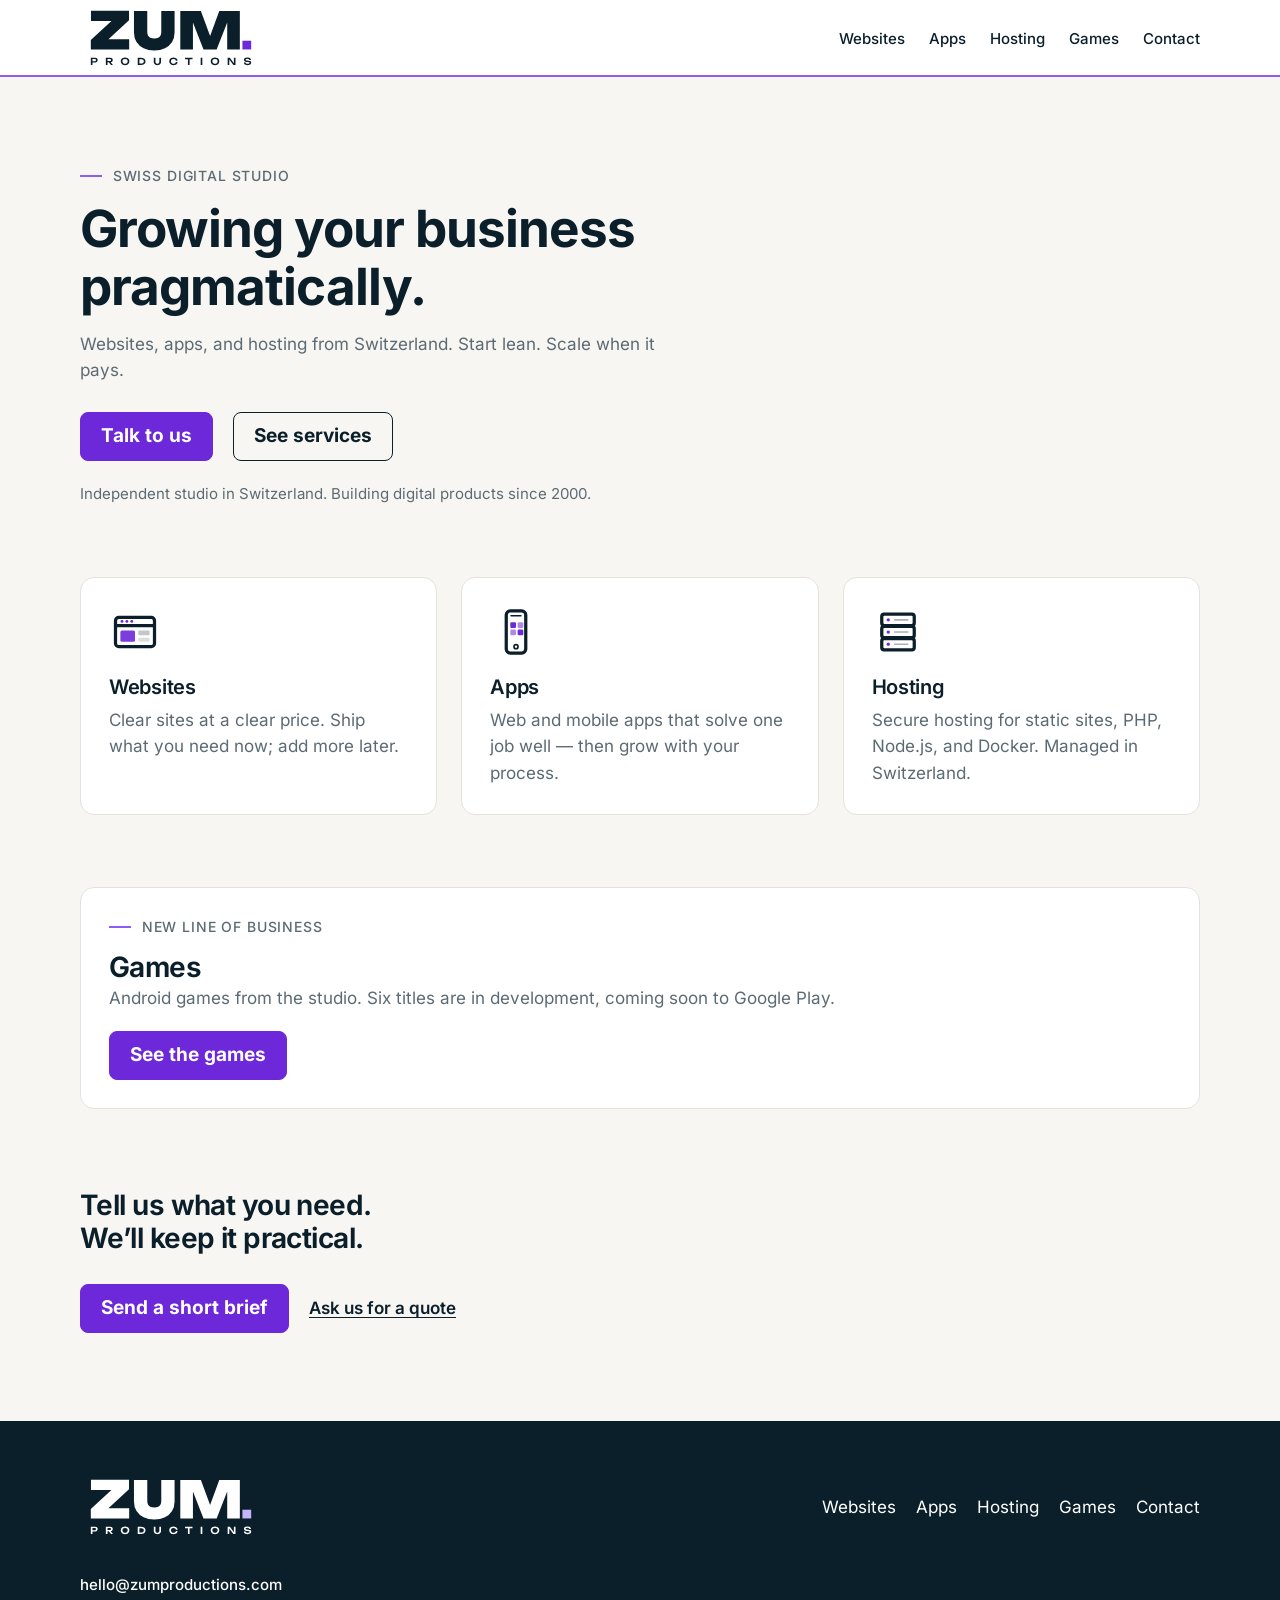
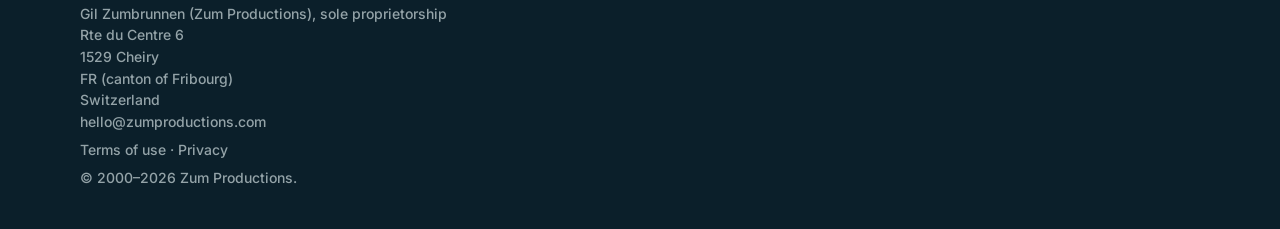
<file: index.html>
<!DOCTYPE html>
<html lang="en">
<head>
  <meta charset="utf-8">
  <script>document.documentElement.classList.add("js");</script>
  <meta name="viewport" content="width=device-width, initial-scale=1">
  <title>Zum Productions — Digital Agency &amp; IT Services</title>
  <meta name="description" content="Websites, apps, and hosting from Switzerland. Start lean. Scale when it pays.">
  <link rel="canonical" href="https://zumproductions.com/">
  <meta name="theme-color" content="#0B1F2A">
  <link rel="icon" href="/favicon.ico" sizes="any">
  <link rel="icon" href="/favicon.svg" type="image/svg+xml">
  <link rel="icon" type="image/png" sizes="32x32" href="/favicon-32x32.png">
  <link rel="icon" type="image/png" sizes="16x16" href="/favicon-16x16.png">
  <link rel="apple-touch-icon" sizes="180x180" href="/apple-touch-icon.png">
  <link rel="manifest" href="/site.webmanifest">
  <meta property="og:type" content="website">
  <meta property="og:site_name" content="Zum Productions">
  <meta property="og:title" content="Zum Productions — Digital Agency &amp; IT Services">
  <meta property="og:description" content="Websites, apps, and hosting from Switzerland. Start lean. Scale when it pays.">
  <meta property="og:url" content="https://zumproductions.com/">
  <meta property="og:locale" content="en_GB">
  <meta property="og:locale:alternate" content="fr_CH">
  <meta property="og:image" content="https://zumproductions.com/assets/og/og-default-en.png">
  <meta property="og:image:width" content="1200">
  <meta property="og:image:height" content="630">
  <meta property="og:image:alt" content="Zum Productions — Games · SaaS · Websites · IT">
  <meta name="twitter:card" content="summary_large_image">
  <meta name="twitter:title" content="Zum Productions — Digital Agency &amp; IT Services">
  <meta name="twitter:description" content="Websites, apps, and hosting from Switzerland. Start lean. Scale when it pays.">
  <meta name="twitter:image" content="https://zumproductions.com/assets/og/og-default-en.png">

  <link rel="stylesheet" href="css/styles.css">
</head>
<body id="top">
  <a class="skip" href="#main">Skip to content</a>
  <header class="site-header">
    <div class="wrap bar">
      <a class="brand" href="#top">
        <img class="logo-main" src="assets/brand/zum-productions_light.svg" alt="Zum Productions" width="162" height="56">
      </a>
      <button class="nav-toggle" type="button" aria-expanded="false" aria-controls="site-nav" aria-label="Open menu">
        <svg class="nav-icon" viewBox="0 0 24 24" width="22" height="22" aria-hidden="true" focusable="false">
          <path class="nav-icon-open" d="M4 7h16M4 12h16M4 17h16" fill="none" stroke="currentColor" stroke-width="2" stroke-linecap="round"/>
          <path class="nav-icon-close" d="M6 6l12 12M18 6L6 18" fill="none" stroke="currentColor" stroke-width="2" stroke-linecap="round"/>
        </svg>
      </button>
      <nav class="site-nav" id="site-nav" aria-label="Primary">
        <ul>
          <li><a href="#websites">Websites</a></li>
          <li><a href="#apps">Apps</a></li>
          <li><a href="#hosting">Hosting</a></li>
          <li><a href="games/">Games</a></li>
          <li><a href="#contact">Contact</a></li>
        </ul>
      </nav>
    </div>
  </header>

  <main id="main">
    <section class="hero" aria-labelledby="hero-title">
      <div class="wrap">
        <p class="eyebrow"><span class="eyebrow-mark" aria-hidden="true"></span> Swiss digital studio</p>
        <h1 id="hero-title">Growing your business pragmatically.</h1>
        <p class="lede">Websites, apps, and hosting from Switzerland. Start lean. Scale when it pays.</p>
        <div class="actions">
          <a class="btn btn-primary" href="#contact">Talk to us</a>
          <a class="btn btn-ghost" href="#services">See services</a>
        </div>
        <p class="trust">Independent studio in Switzerland. Building digital products since 2000.</p>
      </div>
    </section>

    <section class="services" id="services" aria-labelledby="services-title">
      <div class="wrap">
        <h2 id="services-title" class="visually-hidden">Services</h2>
        <div class="cards">
          <article class="card" id="websites">
            <img src="assets/icon-websites.svg" alt="" width="52" height="52">
            <h3>Websites</h3>
            <p>Clear sites at a clear price. Ship what you need now; add more later.</p>
          </article>
          <article class="card" id="apps">
            <img src="assets/icon-apps.svg" alt="" width="52" height="52">
            <h3>Apps</h3>
            <p>Web and mobile apps that solve one job well — then grow with your process.</p>
          </article>
          <article class="card" id="hosting">
            <img src="assets/icon-hosting.svg" alt="" width="52" height="52">
            <h3>Hosting</h3>
            <p>Secure hosting for static sites, PHP, Node.js, and Docker. Managed in Switzerland.</p>
          </article>
        </div>
      </div>
    </section>

    <section class="games-band" id="games" aria-labelledby="games-teaser-title">
      <div class="wrap">
        <article class="card games-teaser">
          <p class="eyebrow"><span class="eyebrow-mark" aria-hidden="true"></span> New line of business</p>
          <h2 id="games-teaser-title">Games</h2>
          <p>Android games from the studio. Six titles are in development, coming soon to Google Play.</p>
          <div class="actions">
            <a class="btn btn-primary" href="games/">See the games</a>
          </div>
        </article>
      </div>
    </section>

    <section class="contact" id="contact" aria-labelledby="contact-title">
      <div class="wrap">
        <h2 id="contact-title">Tell us what you need. We’ll keep it practical.</h2>
        <div class="actions">
          <a class="btn btn-primary" href="mailto:hello@zumproductions.com">Send a short brief</a>
          <a class="link" href="mailto:hello@zumproductions.com?subject=Quote%20request">Ask us for a quote</a>
        </div>
      </div>
    </section>
  </main>

  <footer class="site-footer">
    <div class="wrap">
      <div class="footer-top">
        <a class="footer-brand" href="#top">
          <img class="logo-main" src="assets/brand/zum-productions_dark.svg" alt="Zum Productions" width="162" height="56">
        </a>
        <nav class="footer-nav" aria-label="Footer">
          <ul>
            <li><a href="#websites">Websites</a></li>
            <li><a href="#apps">Apps</a></li>
            <li><a href="#hosting">Hosting</a></li>
            <li><a href="games/">Games</a></li>
            <li><a href="#contact">Contact</a></li>
          </ul>
        </nav>
      </div>
      <p class="footer-mail"><a href="mailto:hello@zumproductions.com">hello@zumproductions.com</a></p>
      <address class="footer-meta">
        Gil Zumbrunnen (Zum Productions), sole proprietorship<br>
        Rte du Centre 6<br>
        1529 Cheiry<br>
        FR (canton of Fribourg)<br>
        Switzerland<br>
        <a href="mailto:hello@zumproductions.com">hello@zumproductions.com</a>
      </address>
      <p class="footer-meta">
        <a href="terms.html">Terms of use</a>
        <span aria-hidden="true"> · </span>
        <a href="privacy.html">Privacy</a>
      </p>
      <p class="footer-meta">© 2000–2026 Zum Productions.</p>
    </div>
  </footer>
  <script src="js/nav.js"></script>
</body>
</html>
</file>
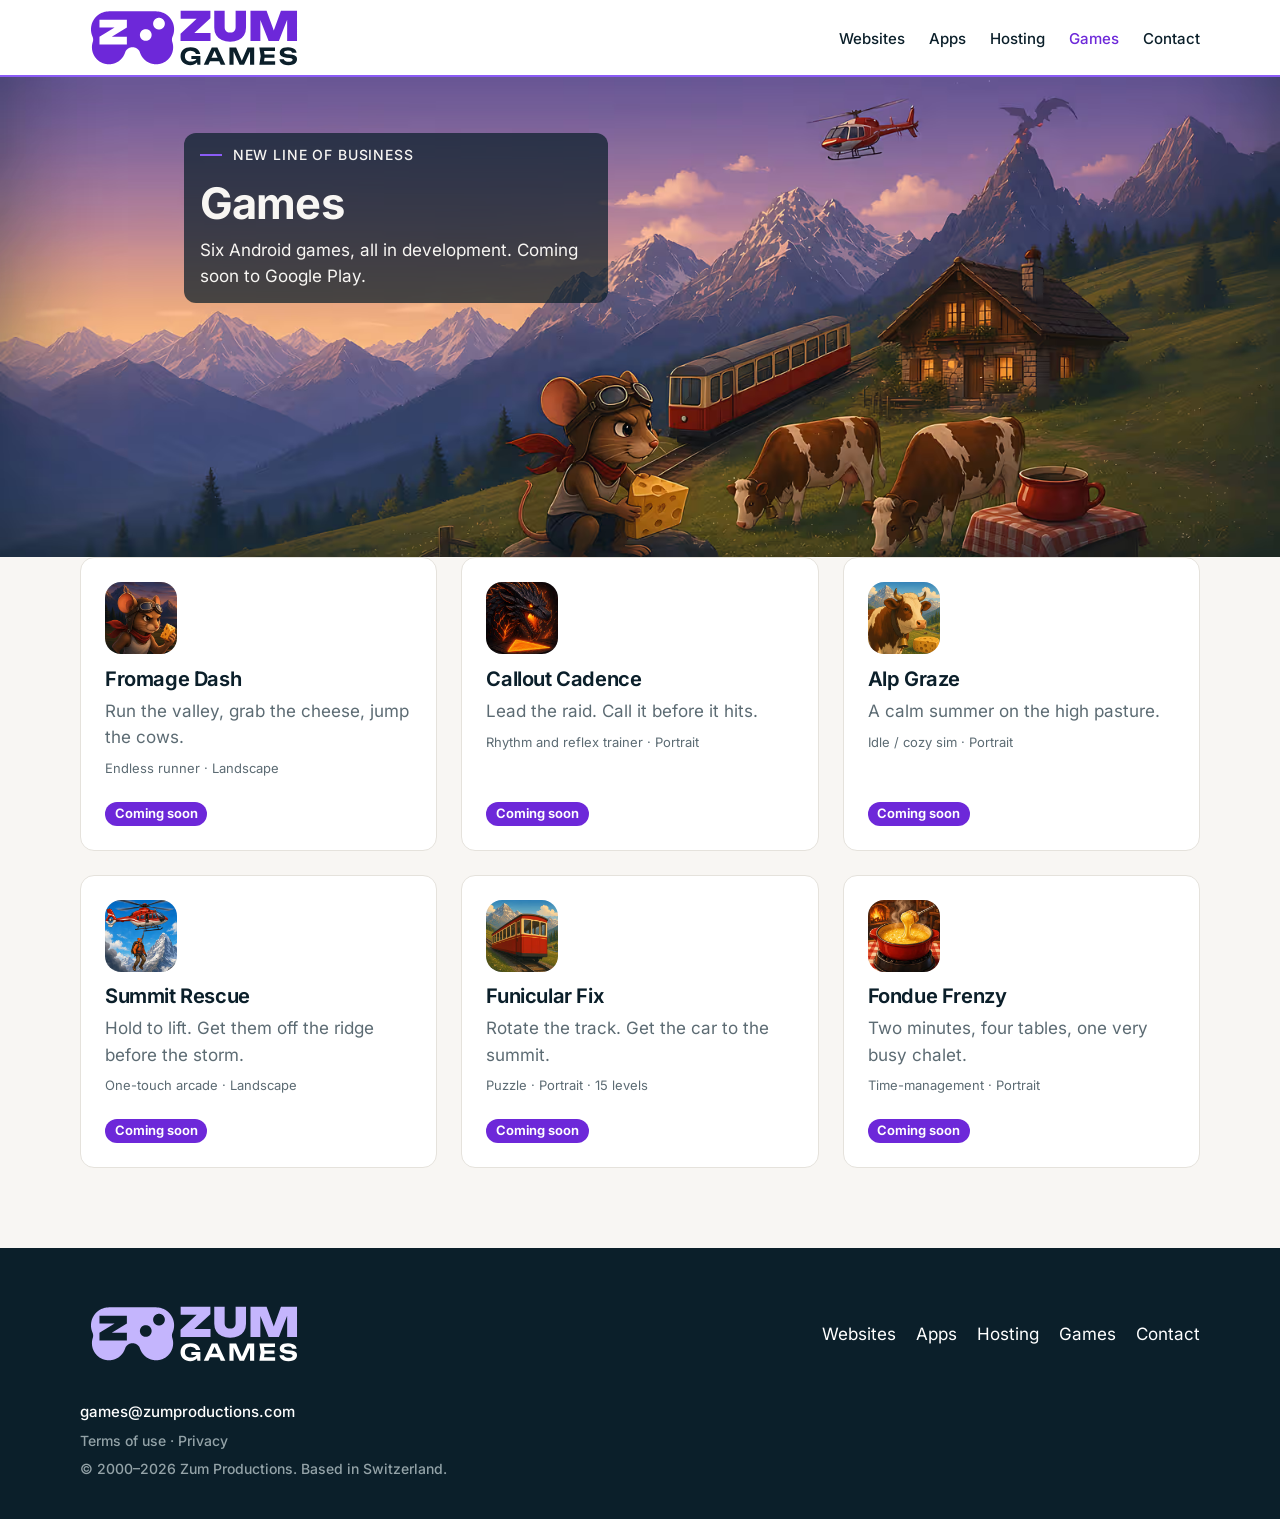
<file: games/index.html>
<!DOCTYPE html>
<html lang="en">
<head>
  <!-- Unpublished. Remove the noindex meta when this section is published. -->
  <meta charset="utf-8">
  <script>document.documentElement.classList.add("js");</script>
  <meta name="viewport" content="width=device-width, initial-scale=1">
  <title>Games — Zum Productions</title>
  <meta name="description" content="Android games from Zum Productions. Six titles in development, coming soon to Google Play.">
  <meta name="robots" content="noindex">
  <link rel="canonical" href="https://zumproductions.com/games/">
  <meta name="theme-color" content="#0B1F2A">
  <link rel="icon" href="/favicon.ico" sizes="any">
  <link rel="icon" href="/favicon.svg" type="image/svg+xml">
  <link rel="icon" type="image/png" sizes="32x32" href="/favicon-32x32.png">
  <link rel="icon" type="image/png" sizes="16x16" href="/favicon-16x16.png">
  <link rel="apple-touch-icon" sizes="180x180" href="/apple-touch-icon.png">
  <link rel="manifest" href="/site.webmanifest">
  <meta property="og:type" content="website">
  <meta property="og:site_name" content="Zum Productions">
  <meta property="og:title" content="Games — Zum Productions">
  <meta property="og:description" content="Android games from Zum Productions. Six titles in development, coming soon to Google Play.">
  <meta property="og:url" content="https://zumproductions.com/games/">
  <meta property="og:locale" content="en_GB">
  <meta property="og:locale:alternate" content="fr_CH">
  <meta property="og:image" content="https://zumproductions.com/assets/og/og-default-en.png">
  <meta property="og:image:width" content="1200">
  <meta property="og:image:height" content="630">
  <meta property="og:image:alt" content="Zum Productions — Games · SaaS · Websites · IT">
  <meta name="twitter:card" content="summary_large_image">
  <meta name="twitter:title" content="Games — Zum Productions">
  <meta name="twitter:description" content="Android games from Zum Productions. Six titles in development, coming soon to Google Play.">
  <meta name="twitter:image" content="https://zumproductions.com/assets/og/og-default-en.png">

  <link rel="stylesheet" href="../css/styles.css">
</head>
<body>
  <a class="skip" href="#main">Skip to content</a>
  <header class="site-header">
    <div class="wrap bar">
      <a class="brand" href="./">
        <img class="logo-games" src="../assets/brand/zum-games_light.svg" alt="Zum Games" width="208" height="56">
      </a>
      <button class="nav-toggle" type="button" aria-expanded="false" aria-controls="site-nav" aria-label="Open menu">
        <svg class="nav-icon" viewBox="0 0 24 24" width="22" height="22" aria-hidden="true" focusable="false">
          <path class="nav-icon-open" d="M4 7h16M4 12h16M4 17h16" fill="none" stroke="currentColor" stroke-width="2" stroke-linecap="round"/>
          <path class="nav-icon-close" d="M6 6l12 12M18 6L6 18" fill="none" stroke="currentColor" stroke-width="2" stroke-linecap="round"/>
        </svg>
      </button>
      <nav class="site-nav" id="site-nav" aria-label="Primary">
        <ul>
          <li><a href="../index.html#websites">Websites</a></li>
          <li><a href="../index.html#apps">Apps</a></li>
          <li><a href="../index.html#hosting">Hosting</a></li>
          <li><a href="./" aria-current="page">Games</a></li>
          <li><a href="../index.html#contact">Contact</a></li>
        </ul>
      </nav>
    </div>
  </header>
  <main id="main">
    <section class="games-hero" aria-labelledby="games-page-title">
      <div class="games-hero-frame">
        <!--
          Stable hero filenames. Repaint by replacing these files; do not rename them.
          games_hero_1600x600 and games_hero_3200x1200, each as .avif, .webp, and .png.
        -->
        <picture>
          <source type="image/avif" srcset="../assets/games/hero/games_hero_1600x600.avif 1600w, ../assets/games/hero/games_hero_3200x1200.avif 3200w" sizes="(max-width: 640px) 59rem, 100vw">
          <source type="image/webp" srcset="../assets/games/hero/games_hero_1600x600.webp 1600w, ../assets/games/hero/games_hero_3200x1200.webp 3200w" sizes="(max-width: 640px) 59rem, 100vw">
          <img src="../assets/games/hero/games_hero_1600x600.png" srcset="../assets/games/hero/games_hero_1600x600.png 1600w, ../assets/games/hero/games_hero_3200x1200.png 3200w" sizes="(max-width: 640px) 59rem, 100vw" width="1600" height="600" alt="Alpine evening for Zum Productions Games: a mouse with cheese, grazing cows, a funicular, a lit chalet, a rescue helicopter, and a dragon over the peaks." decoding="async" fetchpriority="high">
        </picture>
        <div class="games-hero-copy">
          <p class="eyebrow"><span class="eyebrow-mark" aria-hidden="true"></span> New line of business</p>
          <h1 id="games-page-title">Games</h1>
          <p class="lede">Six Android games, all in development. Coming soon to Google Play.</p>
        </div>
      </div>
    </section>
    <section class="game-index" aria-labelledby="catalog-title">
      <h2 id="catalog-title" class="visually-hidden">All games</h2>
      <div class="wrap">
        <ul class="game-grid">
          <li>
      <a class="game-card" href="fromage-dash/">
        <span class="game-icon">
          <picture>
        <source type="image/avif" srcset="../assets/games/fromage-dash/icon-256.avif 256w, ../assets/games/fromage-dash/icon-512.avif 512w" sizes="72px">
        <source type="image/webp" srcset="../assets/games/fromage-dash/icon-256.webp 256w, ../assets/games/fromage-dash/icon-512.webp 512w" sizes="72px">
        <img src="../assets/games/fromage-dash/icon-512.png" width="512" height="512" alt="" decoding="async" loading="lazy">
      </picture>
        </span>
        <h2>Fromage Dash</h2>
        <p class="tagline">Run the valley, grab the cheese, jump the cows.</p>
        <p class="meta">Endless runner · Landscape</p>
        <p class="status-row"><span class="status-pill">Coming soon</span></p>
      </a>
    </li>
      <li>
      <a class="game-card" href="callout-cadence/">
        <span class="game-icon">
          <picture>
        <source type="image/avif" srcset="../assets/games/callout-cadence/icon-256.avif 256w, ../assets/games/callout-cadence/icon-512.avif 512w" sizes="72px">
        <source type="image/webp" srcset="../assets/games/callout-cadence/icon-256.webp 256w, ../assets/games/callout-cadence/icon-512.webp 512w" sizes="72px">
        <img src="../assets/games/callout-cadence/icon-512.png" width="512" height="512" alt="" decoding="async" loading="lazy">
      </picture>
        </span>
        <h2>Callout Cadence</h2>
        <p class="tagline">Lead the raid. Call it before it hits.</p>
        <p class="meta">Rhythm and reflex trainer · Portrait</p>
        <p class="status-row"><span class="status-pill">Coming soon</span></p>
      </a>
    </li>
      <li>
      <a class="game-card" href="alp-graze/">
        <span class="game-icon">
          <picture>
        <source type="image/avif" srcset="../assets/games/alp-graze/icon-256.avif 256w, ../assets/games/alp-graze/icon-512.avif 512w" sizes="72px">
        <source type="image/webp" srcset="../assets/games/alp-graze/icon-256.webp 256w, ../assets/games/alp-graze/icon-512.webp 512w" sizes="72px">
        <img src="../assets/games/alp-graze/icon-512.png" width="512" height="512" alt="" decoding="async" loading="lazy">
      </picture>
        </span>
        <h2>Alp Graze</h2>
        <p class="tagline">A calm summer on the high pasture.</p>
        <p class="meta">Idle / cozy sim · Portrait</p>
        <p class="status-row"><span class="status-pill">Coming soon</span></p>
      </a>
    </li>
      <li>
      <a class="game-card" href="summit-rescue/">
        <span class="game-icon">
          <picture>
        <source type="image/avif" srcset="../assets/games/summit-rescue/icon-256.avif 256w, ../assets/games/summit-rescue/icon-512.avif 512w" sizes="72px">
        <source type="image/webp" srcset="../assets/games/summit-rescue/icon-256.webp 256w, ../assets/games/summit-rescue/icon-512.webp 512w" sizes="72px">
        <img src="../assets/games/summit-rescue/icon-512.png" width="512" height="512" alt="" decoding="async" loading="lazy">
      </picture>
        </span>
        <h2>Summit Rescue</h2>
        <p class="tagline">Hold to lift. Get them off the ridge before the storm.</p>
        <p class="meta">One-touch arcade · Landscape</p>
        <p class="status-row"><span class="status-pill">Coming soon</span></p>
      </a>
    </li>
      <li>
      <a class="game-card" href="funicular-fix/">
        <span class="game-icon">
          <picture>
        <source type="image/avif" srcset="../assets/games/funicular-fix/icon-256.avif 256w, ../assets/games/funicular-fix/icon-512.avif 512w" sizes="72px">
        <source type="image/webp" srcset="../assets/games/funicular-fix/icon-256.webp 256w, ../assets/games/funicular-fix/icon-512.webp 512w" sizes="72px">
        <img src="../assets/games/funicular-fix/icon-512.png" width="512" height="512" alt="" decoding="async" loading="lazy">
      </picture>
        </span>
        <h2>Funicular Fix</h2>
        <p class="tagline">Rotate the track. Get the car to the summit.</p>
        <p class="meta">Puzzle · Portrait · 15 levels</p>
        <p class="status-row"><span class="status-pill">Coming soon</span></p>
      </a>
    </li>
      <li>
      <a class="game-card" href="fondue-frenzy/">
        <span class="game-icon">
          <picture>
        <source type="image/avif" srcset="../assets/games/fondue-frenzy/icon-256.avif 256w, ../assets/games/fondue-frenzy/icon-512.avif 512w" sizes="72px">
        <source type="image/webp" srcset="../assets/games/fondue-frenzy/icon-256.webp 256w, ../assets/games/fondue-frenzy/icon-512.webp 512w" sizes="72px">
        <img src="../assets/games/fondue-frenzy/icon-512.png" width="512" height="512" alt="" decoding="async" loading="lazy">
      </picture>
        </span>
        <h2>Fondue Frenzy</h2>
        <p class="tagline">Two minutes, four tables, one very busy chalet.</p>
        <p class="meta">Time-management · Portrait</p>
        <p class="status-row"><span class="status-pill">Coming soon</span></p>
      </a>
    </li>
        </ul>
      </div>
    </section>
  </main>
  <footer class="site-footer">
    <div class="wrap">
      <div class="footer-top">
        <a class="footer-brand" href="./">
          <img class="logo-games" src="../assets/brand/zum-games_dark.svg" alt="Zum Games" width="208" height="56">
        </a>
        <nav class="footer-nav" aria-label="Footer">
          <ul>
            <li><a href="../index.html#websites">Websites</a></li>
            <li><a href="../index.html#apps">Apps</a></li>
            <li><a href="../index.html#hosting">Hosting</a></li>
            <li><a href="./">Games</a></li>
            <li><a href="../index.html#contact">Contact</a></li>
          </ul>
        </nav>
      </div>
      <p class="footer-mail"><a href="mailto:games@zumproductions.com">games@zumproductions.com</a></p>
      <p class="footer-meta">
        <a href="../terms.html">Terms of use</a>
        <span aria-hidden="true"> · </span>
        <a href="../privacy.html">Privacy</a>
      </p>
      <p class="footer-meta">© 2000–2026 Zum Productions. Based in Switzerland.</p>
    </div>
  </footer>
  <script src="../js/nav.js"></script>
</body>
</html>
</file>
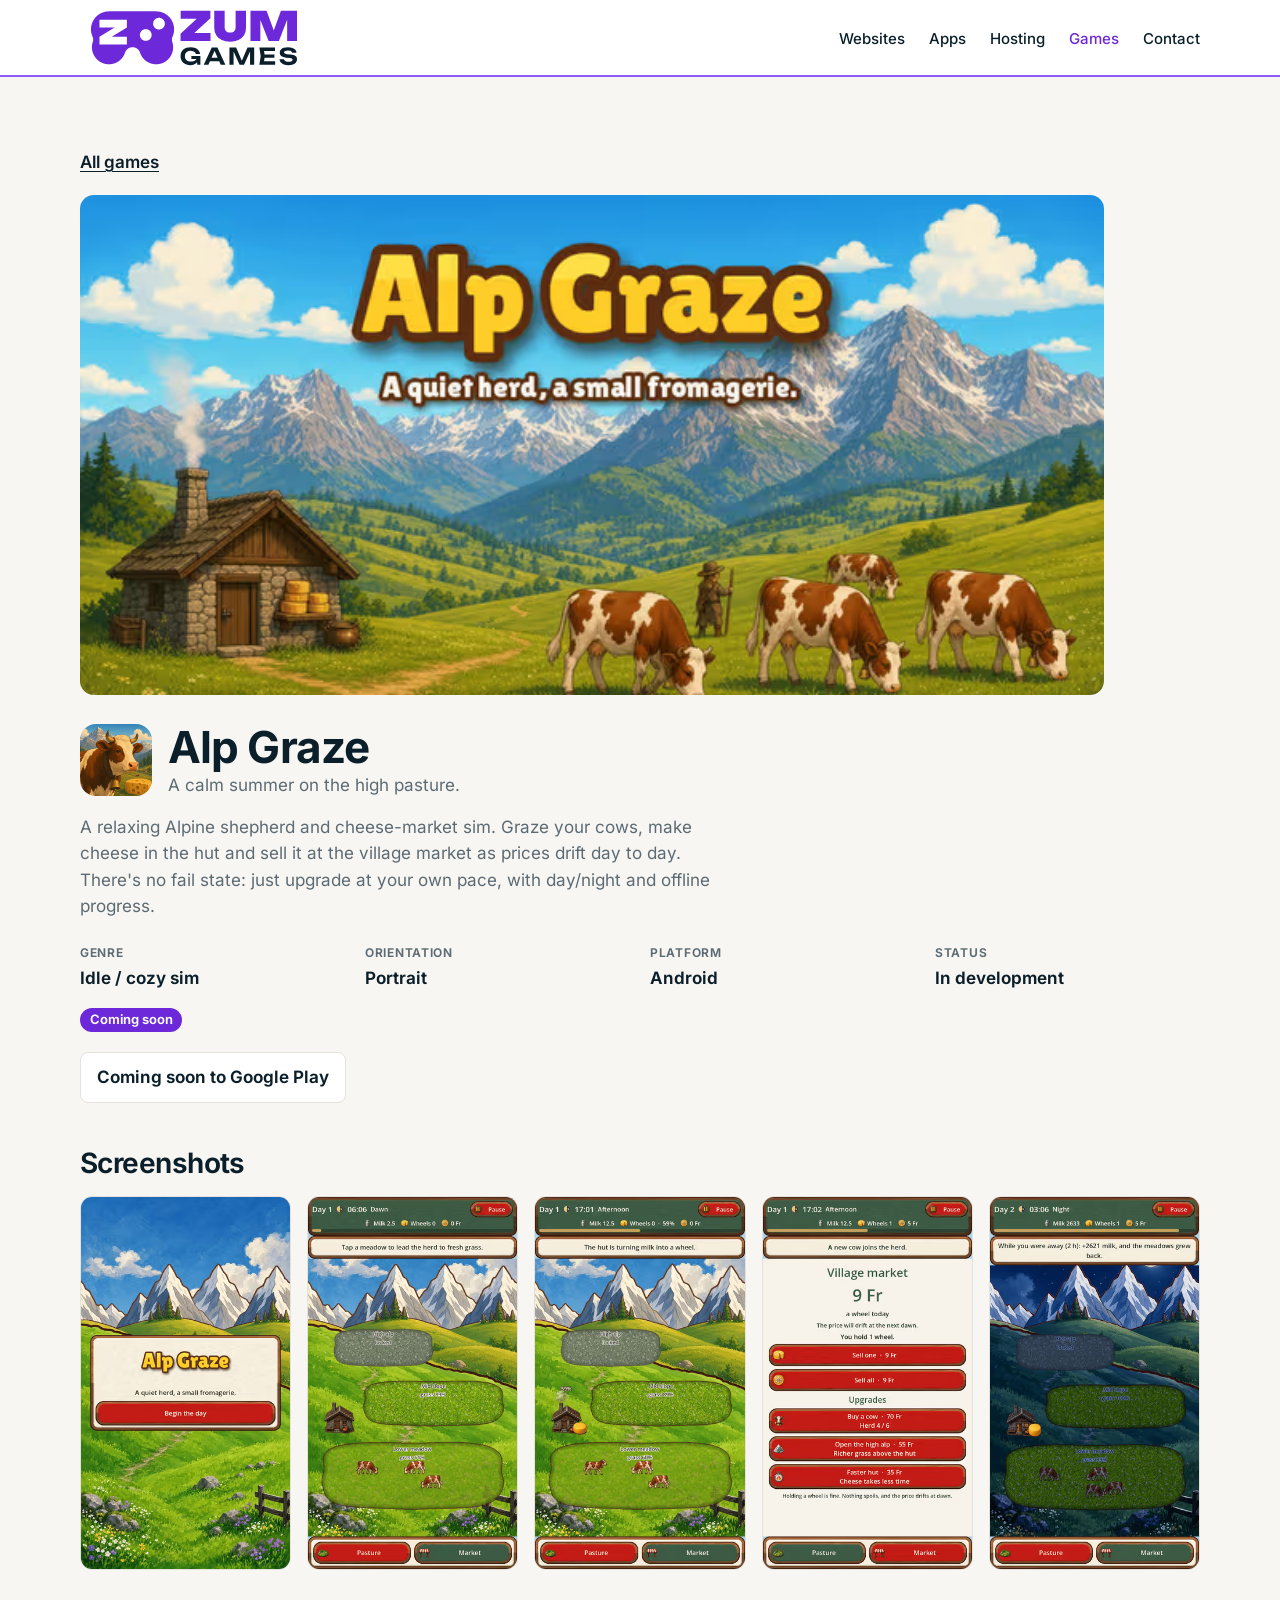
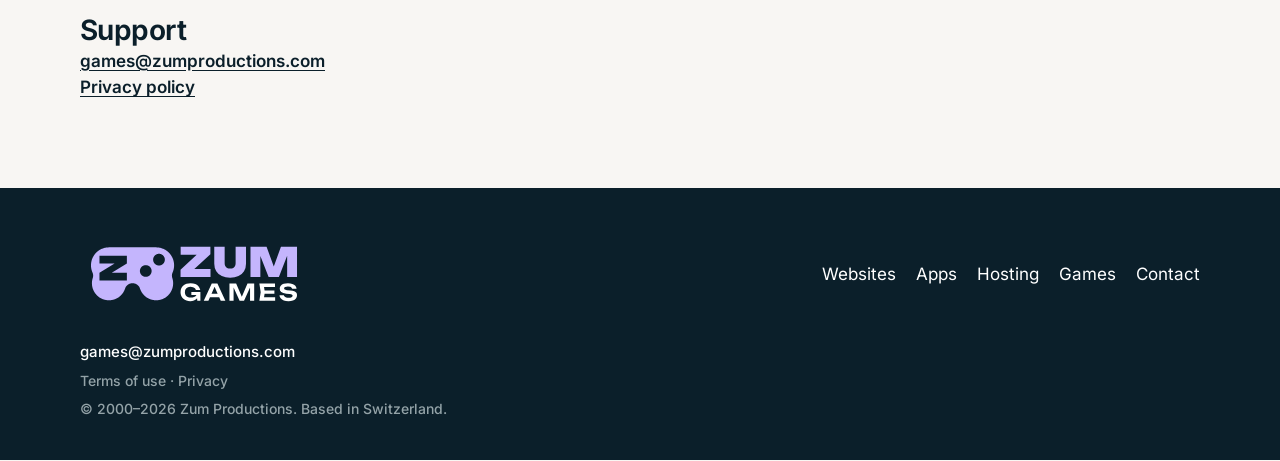
<file: games/alp-graze/index.html>
<!DOCTYPE html>
<html lang="en">
<head>
  <!-- Unpublished. Remove the noindex meta when this section is published. -->
  <meta charset="utf-8">
  <script>document.documentElement.classList.add("js");</script>
  <meta name="viewport" content="width=device-width, initial-scale=1">
  <title>Alp Graze — Zum Productions Games</title>
  <meta name="description" content="A calm summer on the high pasture. Coming soon to Google Play.">
  <meta name="robots" content="noindex">
  <link rel="canonical" href="https://zumproductions.com/games/alp-graze/">
  <meta name="theme-color" content="#0B1F2A">
  <link rel="icon" href="/favicon.ico" sizes="any">
  <link rel="icon" href="/favicon.svg" type="image/svg+xml">
  <link rel="icon" type="image/png" sizes="32x32" href="/favicon-32x32.png">
  <link rel="icon" type="image/png" sizes="16x16" href="/favicon-16x16.png">
  <link rel="apple-touch-icon" sizes="180x180" href="/apple-touch-icon.png">
  <link rel="manifest" href="/site.webmanifest">
  <meta property="og:type" content="website">
  <meta property="og:site_name" content="Zum Productions">
  <meta property="og:title" content="Alp Graze — Zum Productions Games">
  <meta property="og:description" content="A calm summer on the high pasture. Coming soon to Google Play.">
  <meta property="og:url" content="https://zumproductions.com/games/alp-graze/">
  <meta property="og:locale" content="en_GB">
  <meta property="og:locale:alternate" content="fr_CH">
  <meta property="og:image" content="https://zumproductions.com/assets/og/og-default-en.png">
  <meta property="og:image:width" content="1200">
  <meta property="og:image:height" content="630">
  <meta property="og:image:alt" content="Zum Productions — Games · SaaS · Websites · IT">
  <meta name="twitter:card" content="summary_large_image">
  <meta name="twitter:title" content="Alp Graze — Zum Productions Games">
  <meta name="twitter:description" content="A calm summer on the high pasture. Coming soon to Google Play.">
  <meta name="twitter:image" content="https://zumproductions.com/assets/og/og-default-en.png">

  <link rel="stylesheet" href="../../css/styles.css">
</head>
<body>
  <a class="skip" href="#main">Skip to content</a>
  <header class="site-header">
    <div class="wrap bar">
      <a class="brand" href="../">
        <img class="logo-games" src="../../assets/brand/zum-games_light.svg" alt="Zum Games" width="208" height="56">
      </a>
      <button class="nav-toggle" type="button" aria-expanded="false" aria-controls="site-nav" aria-label="Open menu">
        <svg class="nav-icon" viewBox="0 0 24 24" width="22" height="22" aria-hidden="true" focusable="false">
          <path class="nav-icon-open" d="M4 7h16M4 12h16M4 17h16" fill="none" stroke="currentColor" stroke-width="2" stroke-linecap="round"/>
          <path class="nav-icon-close" d="M6 6l12 12M18 6L6 18" fill="none" stroke="currentColor" stroke-width="2" stroke-linecap="round"/>
        </svg>
      </button>
      <nav class="site-nav" id="site-nav" aria-label="Primary">
        <ul>
          <li><a href="../../index.html#websites">Websites</a></li>
          <li><a href="../../index.html#apps">Apps</a></li>
          <li><a href="../../index.html#hosting">Hosting</a></li>
          <li><a href="../" aria-current="page">Games</a></li>
          <li><a href="../../index.html#contact">Contact</a></li>
        </ul>
      </nav>
    </div>
  </header>
  <main id="main" class="subpage game">
    <div class="wrap">
      <p class="crumb"><a href="../">All games</a></p>
      <figure class="feature">
        <picture>
        <source type="image/avif" srcset="../../assets/games/alp-graze/feature-w640.avif 640w, ../../assets/games/alp-graze/feature-1024x500.avif 1024w" sizes="(max-width: 768px) calc(100vw - 2.5rem), 1024px">
        <source type="image/webp" srcset="../../assets/games/alp-graze/feature-w640.webp 640w, ../../assets/games/alp-graze/feature-1024x500.webp 1024w" sizes="(max-width: 768px) calc(100vw - 2.5rem), 1024px">
        <img src="../../assets/games/alp-graze/feature-1024x500.png" width="1024" height="500" alt="Alp Graze artwork: cows graze a high pasture beside a stone cheese hut, with a shepherd and snowy peaks. The line reads: A quiet herd, a small fromagerie." decoding="async" fetchpriority="high">
      </picture>
      </figure>
      <div class="game-heading">
        <span class="game-icon">
          <picture>
        <source type="image/avif" srcset="../../assets/games/alp-graze/icon-256.avif 256w, ../../assets/games/alp-graze/icon-512.avif 512w" sizes="72px">
        <source type="image/webp" srcset="../../assets/games/alp-graze/icon-256.webp 256w, ../../assets/games/alp-graze/icon-512.webp 512w" sizes="72px">
        <img src="../../assets/games/alp-graze/icon-512.png" width="512" height="512" alt="" decoding="async">
      </picture>
        </span>
        <div>
          <h1>Alp Graze</h1>
          <p class="tagline">A calm summer on the high pasture.</p>
        </div>
      </div>
      <p class="game-desc">A relaxing Alpine shepherd and cheese-market sim. Graze your cows, make cheese in the hut and sell it at the village market as prices drift day to day. There's no fail state: just upgrade at your own pace, with day/night and offline progress.</p>
      <dl class="game-facts">
        <div><dt>Genre</dt><dd>Idle / cozy sim</dd></div>
        <div><dt>Orientation</dt><dd>Portrait</dd></div>
        <div><dt>Platform</dt><dd>Android</dd></div>
        <div><dt>Status</dt><dd>In development</dd></div>
      </dl>
      <p class="status-row"><span class="status-pill">Coming soon</span></p>
      <p class="store-soon">Coming soon to Google Play</p>
      <section class="screenshots" aria-labelledby="shots-title">
      <h2 id="shots-title">Screenshots</h2>
      <ul class="shots is-portrait">
        <li><a class="shot" href="../../assets/games/alp-graze/shots/01-title.webp">
        <picture>
        <source type="image/avif" srcset="../../assets/games/alp-graze/shots/01-title-w360.avif 360w, ../../assets/games/alp-graze/shots/01-title.avif 720w" sizes="(min-width: 800px) 14rem, (min-width: 624px) calc((100vw - 4.5rem) / 3), (min-width: 424px) calc((100vw - 3.5rem) / 2), calc(100vw - 2.5rem)">
        <source type="image/webp" srcset="../../assets/games/alp-graze/shots/01-title-w360.webp 360w, ../../assets/games/alp-graze/shots/01-title.webp 720w" sizes="(min-width: 800px) 14rem, (min-width: 624px) calc((100vw - 4.5rem) / 3), (min-width: 424px) calc((100vw - 3.5rem) / 2), calc(100vw - 2.5rem)">
        <img src="../../assets/games/alp-graze/shots/01-title.png" width="720" height="1280" alt="Title screen on a meadow path. Alp Graze, with the line A quiet herd, a small fromagerie, and a Begin the day button." decoding="async" loading="lazy">
      </picture>
      </a></li><li><a class="shot" href="../../assets/games/alp-graze/shots/02-pasture.webp">
        <picture>
        <source type="image/avif" srcset="../../assets/games/alp-graze/shots/02-pasture-w360.avif 360w, ../../assets/games/alp-graze/shots/02-pasture.avif 720w" sizes="(min-width: 800px) 14rem, (min-width: 624px) calc((100vw - 4.5rem) / 3), (min-width: 424px) calc((100vw - 3.5rem) / 2), calc(100vw - 2.5rem)">
        <source type="image/webp" srcset="../../assets/games/alp-graze/shots/02-pasture-w360.webp 360w, ../../assets/games/alp-graze/shots/02-pasture.webp 720w" sizes="(min-width: 800px) 14rem, (min-width: 624px) calc((100vw - 4.5rem) / 3), (min-width: 424px) calc((100vw - 3.5rem) / 2), calc(100vw - 2.5rem)">
        <img src="../../assets/games/alp-graze/shots/02-pasture.png" width="720" height="1280" alt="Day 1 at dawn. Cows graze the lower meadow. The mid slope is open and the high alp is locked." decoding="async" loading="lazy">
      </picture>
      </a></li><li><a class="shot" href="../../assets/games/alp-graze/shots/03-cheese.webp">
        <picture>
        <source type="image/avif" srcset="../../assets/games/alp-graze/shots/03-cheese-w360.avif 360w, ../../assets/games/alp-graze/shots/03-cheese.avif 720w" sizes="(min-width: 800px) 14rem, (min-width: 624px) calc((100vw - 4.5rem) / 3), (min-width: 424px) calc((100vw - 3.5rem) / 2), calc(100vw - 2.5rem)">
        <source type="image/webp" srcset="../../assets/games/alp-graze/shots/03-cheese-w360.webp 360w, ../../assets/games/alp-graze/shots/03-cheese.webp 720w" sizes="(min-width: 800px) 14rem, (min-width: 624px) calc((100vw - 4.5rem) / 3), (min-width: 424px) calc((100vw - 3.5rem) / 2), calc(100vw - 2.5rem)">
        <img src="../../assets/games/alp-graze/shots/03-cheese.png" width="720" height="1280" alt="Afternoon at the hut, which is turning milk into a cheese wheel." decoding="async" loading="lazy">
      </picture>
      </a></li><li><a class="shot" href="../../assets/games/alp-graze/shots/04-market.webp">
        <picture>
        <source type="image/avif" srcset="../../assets/games/alp-graze/shots/04-market-w360.avif 360w, ../../assets/games/alp-graze/shots/04-market.avif 720w" sizes="(min-width: 800px) 14rem, (min-width: 624px) calc((100vw - 4.5rem) / 3), (min-width: 424px) calc((100vw - 3.5rem) / 2), calc(100vw - 2.5rem)">
        <source type="image/webp" srcset="../../assets/games/alp-graze/shots/04-market-w360.webp 360w, ../../assets/games/alp-graze/shots/04-market.webp 720w" sizes="(min-width: 800px) 14rem, (min-width: 624px) calc((100vw - 4.5rem) / 3), (min-width: 424px) calc((100vw - 3.5rem) / 2), calc(100vw - 2.5rem)">
        <img src="../../assets/games/alp-graze/shots/04-market.png" width="720" height="1280" alt="Village market. A wheel is 9 in-game francs, with buttons to sell cheese and spend in-game francs on upgrades." decoding="async" loading="lazy">
      </picture>
      </a></li><li><a class="shot" href="../../assets/games/alp-graze/shots/05-night.webp">
        <picture>
        <source type="image/avif" srcset="../../assets/games/alp-graze/shots/05-night-w360.avif 360w, ../../assets/games/alp-graze/shots/05-night.avif 720w" sizes="(min-width: 800px) 14rem, (min-width: 624px) calc((100vw - 4.5rem) / 3), (min-width: 424px) calc((100vw - 3.5rem) / 2), calc(100vw - 2.5rem)">
        <source type="image/webp" srcset="../../assets/games/alp-graze/shots/05-night-w360.webp 360w, ../../assets/games/alp-graze/shots/05-night.webp 720w" sizes="(min-width: 800px) 14rem, (min-width: 624px) calc((100vw - 4.5rem) / 3), (min-width: 424px) calc((100vw - 3.5rem) / 2), calc(100vw - 2.5rem)">
        <img src="../../assets/games/alp-graze/shots/05-night.png" width="720" height="1280" alt="Night on day 2. The herd produced milk while you were away, and the meadows grew back." decoding="async" loading="lazy">
      </picture>
      </a></li>
      </ul>
    </section>
      <section class="game-support" aria-labelledby="support-title">
        <h2 id="support-title">Support</h2>
        <p><a href="mailto:games@zumproductions.com">games@zumproductions.com</a></p>
      </section>
      <p class="game-privacy"><a href="https://zumproductions.com/games/privacy/#alp-graze">Privacy policy</a></p>
    </div>
  </main>
  <footer class="site-footer">
    <div class="wrap">
      <div class="footer-top">
        <a class="footer-brand" href="../">
          <img class="logo-games" src="../../assets/brand/zum-games_dark.svg" alt="Zum Games" width="208" height="56">
        </a>
        <nav class="footer-nav" aria-label="Footer">
          <ul>
            <li><a href="../../index.html#websites">Websites</a></li>
            <li><a href="../../index.html#apps">Apps</a></li>
            <li><a href="../../index.html#hosting">Hosting</a></li>
            <li><a href="../">Games</a></li>
            <li><a href="../../index.html#contact">Contact</a></li>
          </ul>
        </nav>
      </div>
      <p class="footer-mail"><a href="mailto:games@zumproductions.com">games@zumproductions.com</a></p>
      <p class="footer-meta">
        <a href="../../terms.html">Terms of use</a>
        <span aria-hidden="true"> · </span>
        <a href="../../privacy.html">Privacy</a>
      </p>
      <p class="footer-meta">© 2000–2026 Zum Productions. Based in Switzerland.</p>
    </div>
  </footer>
  <script src="../../js/nav.js"></script>
</body>
</html>
</file>
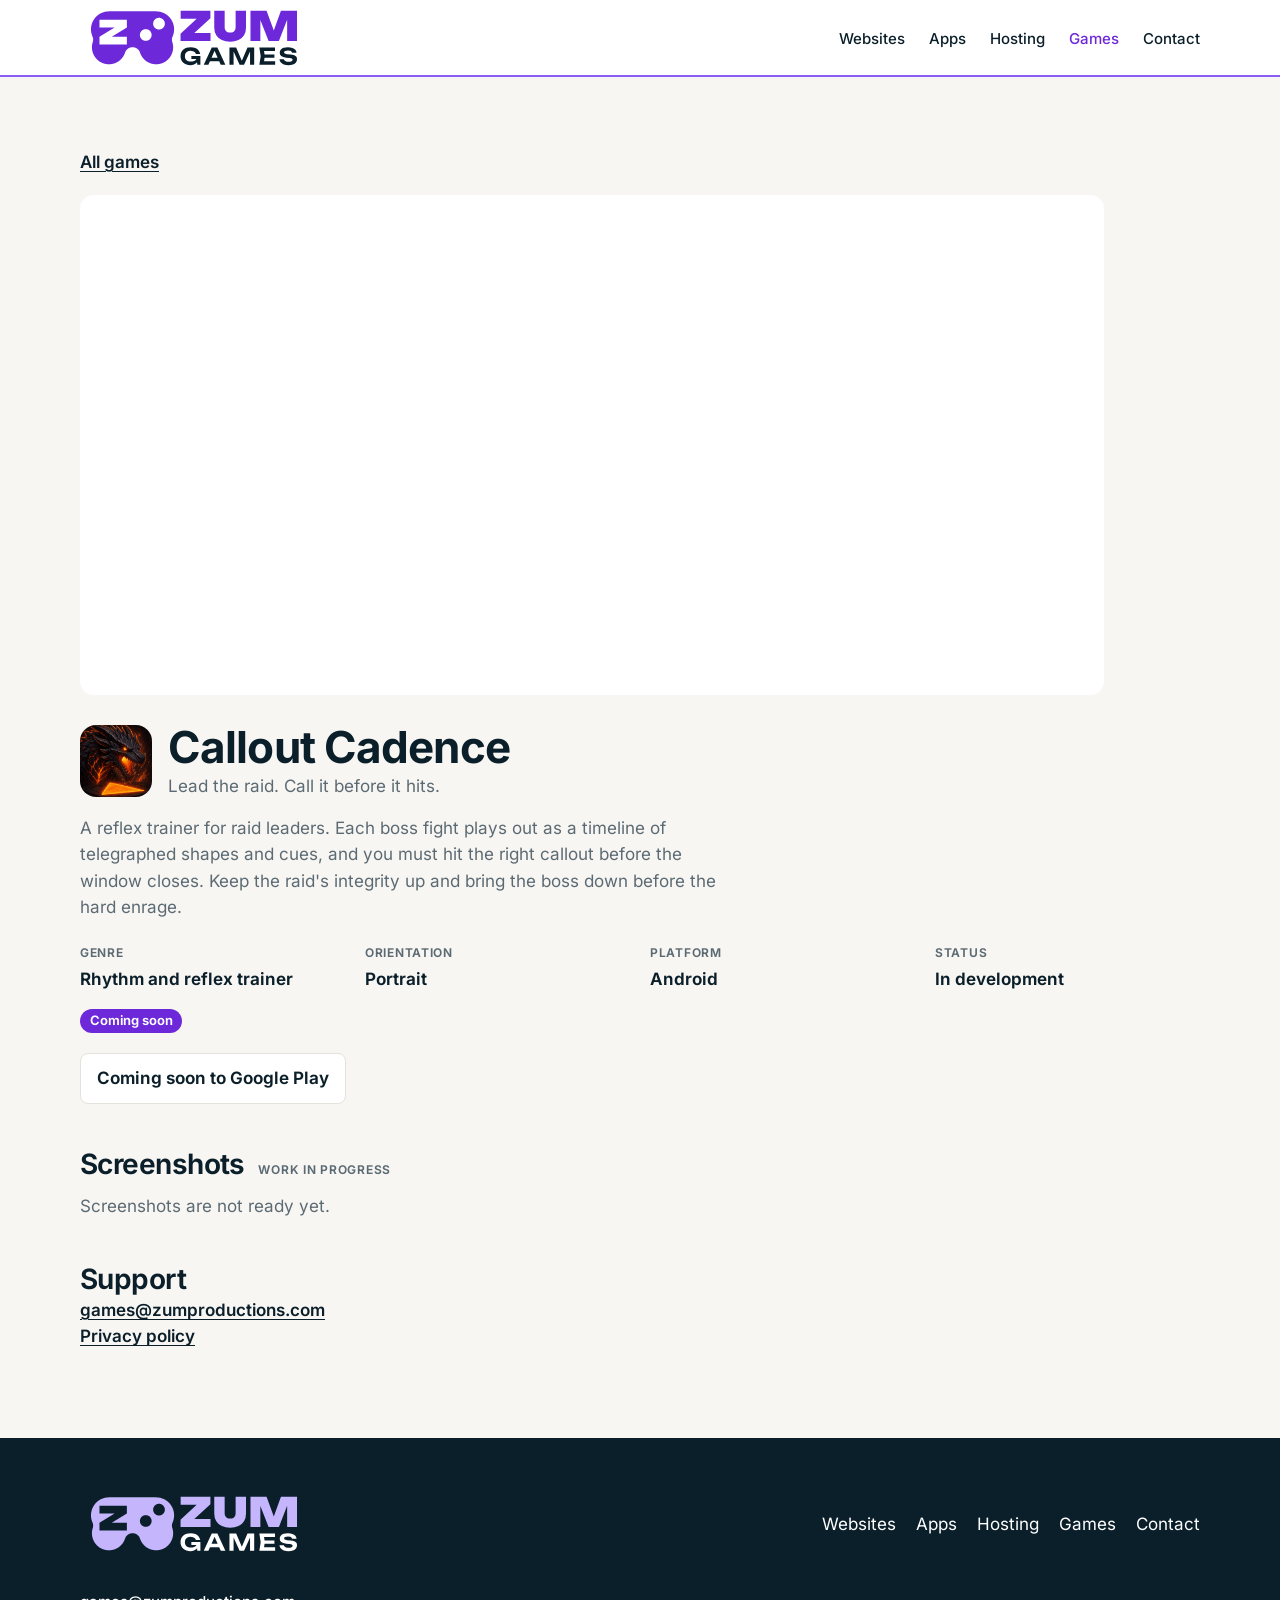
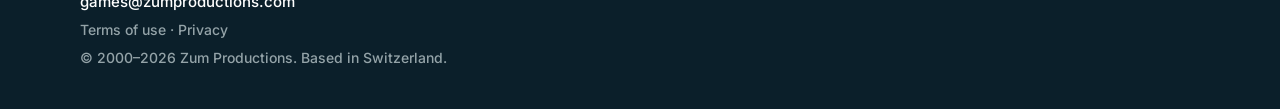
<file: games/callout-cadence/index.html>
<!DOCTYPE html>
<html lang="en">
<head>
  <!-- Unpublished. Remove the noindex meta when this section is published. -->
  <meta charset="utf-8">
  <script>document.documentElement.classList.add("js");</script>
  <meta name="viewport" content="width=device-width, initial-scale=1">
  <title>Callout Cadence — Zum Productions Games</title>
  <meta name="description" content="Lead the raid. Call it before it hits. Coming soon to Google Play.">
  <meta name="robots" content="noindex">
  <link rel="canonical" href="https://zumproductions.com/games/callout-cadence/">
  <meta name="theme-color" content="#0B1F2A">
  <link rel="icon" href="/favicon.ico" sizes="any">
  <link rel="icon" href="/favicon.svg" type="image/svg+xml">
  <link rel="icon" type="image/png" sizes="32x32" href="/favicon-32x32.png">
  <link rel="icon" type="image/png" sizes="16x16" href="/favicon-16x16.png">
  <link rel="apple-touch-icon" sizes="180x180" href="/apple-touch-icon.png">
  <link rel="manifest" href="/site.webmanifest">
  <meta property="og:type" content="website">
  <meta property="og:site_name" content="Zum Productions">
  <meta property="og:title" content="Callout Cadence — Zum Productions Games">
  <meta property="og:description" content="Lead the raid. Call it before it hits. Coming soon to Google Play.">
  <meta property="og:url" content="https://zumproductions.com/games/callout-cadence/">
  <meta property="og:locale" content="en_GB">
  <meta property="og:locale:alternate" content="fr_CH">
  <meta property="og:image" content="https://zumproductions.com/assets/og/og-default-en.png">
  <meta property="og:image:width" content="1200">
  <meta property="og:image:height" content="630">
  <meta property="og:image:alt" content="Zum Productions — Games · SaaS · Websites · IT">
  <meta name="twitter:card" content="summary_large_image">
  <meta name="twitter:title" content="Callout Cadence — Zum Productions Games">
  <meta name="twitter:description" content="Lead the raid. Call it before it hits. Coming soon to Google Play.">
  <meta name="twitter:image" content="https://zumproductions.com/assets/og/og-default-en.png">

  <link rel="stylesheet" href="../../css/styles.css">
</head>
<body>
  <a class="skip" href="#main">Skip to content</a>
  <header class="site-header">
    <div class="wrap bar">
      <a class="brand" href="../">
        <img class="logo-games" src="../../assets/brand/zum-games_light.svg" alt="Zum Games" width="208" height="56">
      </a>
      <button class="nav-toggle" type="button" aria-expanded="false" aria-controls="site-nav" aria-label="Open menu">
        <svg class="nav-icon" viewBox="0 0 24 24" width="22" height="22" aria-hidden="true" focusable="false">
          <path class="nav-icon-open" d="M4 7h16M4 12h16M4 17h16" fill="none" stroke="currentColor" stroke-width="2" stroke-linecap="round"/>
          <path class="nav-icon-close" d="M6 6l12 12M18 6L6 18" fill="none" stroke="currentColor" stroke-width="2" stroke-linecap="round"/>
        </svg>
      </button>
      <nav class="site-nav" id="site-nav" aria-label="Primary">
        <ul>
          <li><a href="../../index.html#websites">Websites</a></li>
          <li><a href="../../index.html#apps">Apps</a></li>
          <li><a href="../../index.html#hosting">Hosting</a></li>
          <li><a href="../" aria-current="page">Games</a></li>
          <li><a href="../../index.html#contact">Contact</a></li>
        </ul>
      </nav>
    </div>
  </header>
  <main id="main" class="subpage game">
    <div class="wrap">
      <p class="crumb"><a href="../">All games</a></p>
      <figure class="feature">
        <picture>
        <source type="image/avif" srcset="../../assets/games/callout-cadence/feature-w640.avif 640w, ../../assets/games/callout-cadence/feature-1024x500.avif 1024w" sizes="(max-width: 768px) calc(100vw - 2.5rem), 1024px">
        <source type="image/webp" srcset="../../assets/games/callout-cadence/feature-w640.webp 640w, ../../assets/games/callout-cadence/feature-1024x500.webp 1024w" sizes="(max-width: 768px) calc(100vw - 2.5rem), 1024px">
        <img src="../../assets/games/callout-cadence/feature-1024x500.png" width="1024" height="500" alt="Callout Cadence artwork: armoured raiders face a stone dragon in a cavern, with glowing triangle and circle cues on the ground. The line reads: Read the boss. Call the move." decoding="async" fetchpriority="high">
      </picture>
      </figure>
      <div class="game-heading">
        <span class="game-icon">
          <picture>
        <source type="image/avif" srcset="../../assets/games/callout-cadence/icon-256.avif 256w, ../../assets/games/callout-cadence/icon-512.avif 512w" sizes="72px">
        <source type="image/webp" srcset="../../assets/games/callout-cadence/icon-256.webp 256w, ../../assets/games/callout-cadence/icon-512.webp 512w" sizes="72px">
        <img src="../../assets/games/callout-cadence/icon-512.png" width="512" height="512" alt="" decoding="async">
      </picture>
        </span>
        <div>
          <h1>Callout Cadence</h1>
          <p class="tagline">Lead the raid. Call it before it hits.</p>
        </div>
      </div>
      <p class="game-desc">A reflex trainer for raid leaders. Each boss fight plays out as a timeline of telegraphed shapes and cues, and you must hit the right callout before the window closes. Keep the raid's integrity up and bring the boss down before the hard enrage.</p>
      <dl class="game-facts">
        <div><dt>Genre</dt><dd>Rhythm and reflex trainer</dd></div>
        <div><dt>Orientation</dt><dd>Portrait</dd></div>
        <div><dt>Platform</dt><dd>Android</dd></div>
        <div><dt>Status</dt><dd>In development</dd></div>
      </dl>
      <p class="status-row"><span class="status-pill">Coming soon</span></p>
      <p class="store-soon">Coming soon to Google Play</p>
      <section class="screenshots" aria-labelledby="shots-title">
      <div class="section-kicker">
        <h2 id="shots-title">Screenshots</h2>
        <p class="wip">Work in progress</p>
      </div>
      <p class="shots-note">Screenshots are not ready yet.</p>
    </section>
      <section class="game-support" aria-labelledby="support-title">
        <h2 id="support-title">Support</h2>
        <p><a href="mailto:games@zumproductions.com">games@zumproductions.com</a></p>
      </section>
      <p class="game-privacy"><a href="https://zumproductions.com/games/privacy/#callout-cadence">Privacy policy</a></p>
    </div>
  </main>
  <footer class="site-footer">
    <div class="wrap">
      <div class="footer-top">
        <a class="footer-brand" href="../">
          <img class="logo-games" src="../../assets/brand/zum-games_dark.svg" alt="Zum Games" width="208" height="56">
        </a>
        <nav class="footer-nav" aria-label="Footer">
          <ul>
            <li><a href="../../index.html#websites">Websites</a></li>
            <li><a href="../../index.html#apps">Apps</a></li>
            <li><a href="../../index.html#hosting">Hosting</a></li>
            <li><a href="../">Games</a></li>
            <li><a href="../../index.html#contact">Contact</a></li>
          </ul>
        </nav>
      </div>
      <p class="footer-mail"><a href="mailto:games@zumproductions.com">games@zumproductions.com</a></p>
      <p class="footer-meta">
        <a href="../../terms.html">Terms of use</a>
        <span aria-hidden="true"> · </span>
        <a href="../../privacy.html">Privacy</a>
      </p>
      <p class="footer-meta">© 2000–2026 Zum Productions. Based in Switzerland.</p>
    </div>
  </footer>
  <script src="../../js/nav.js"></script>
</body>
</html>
</file>
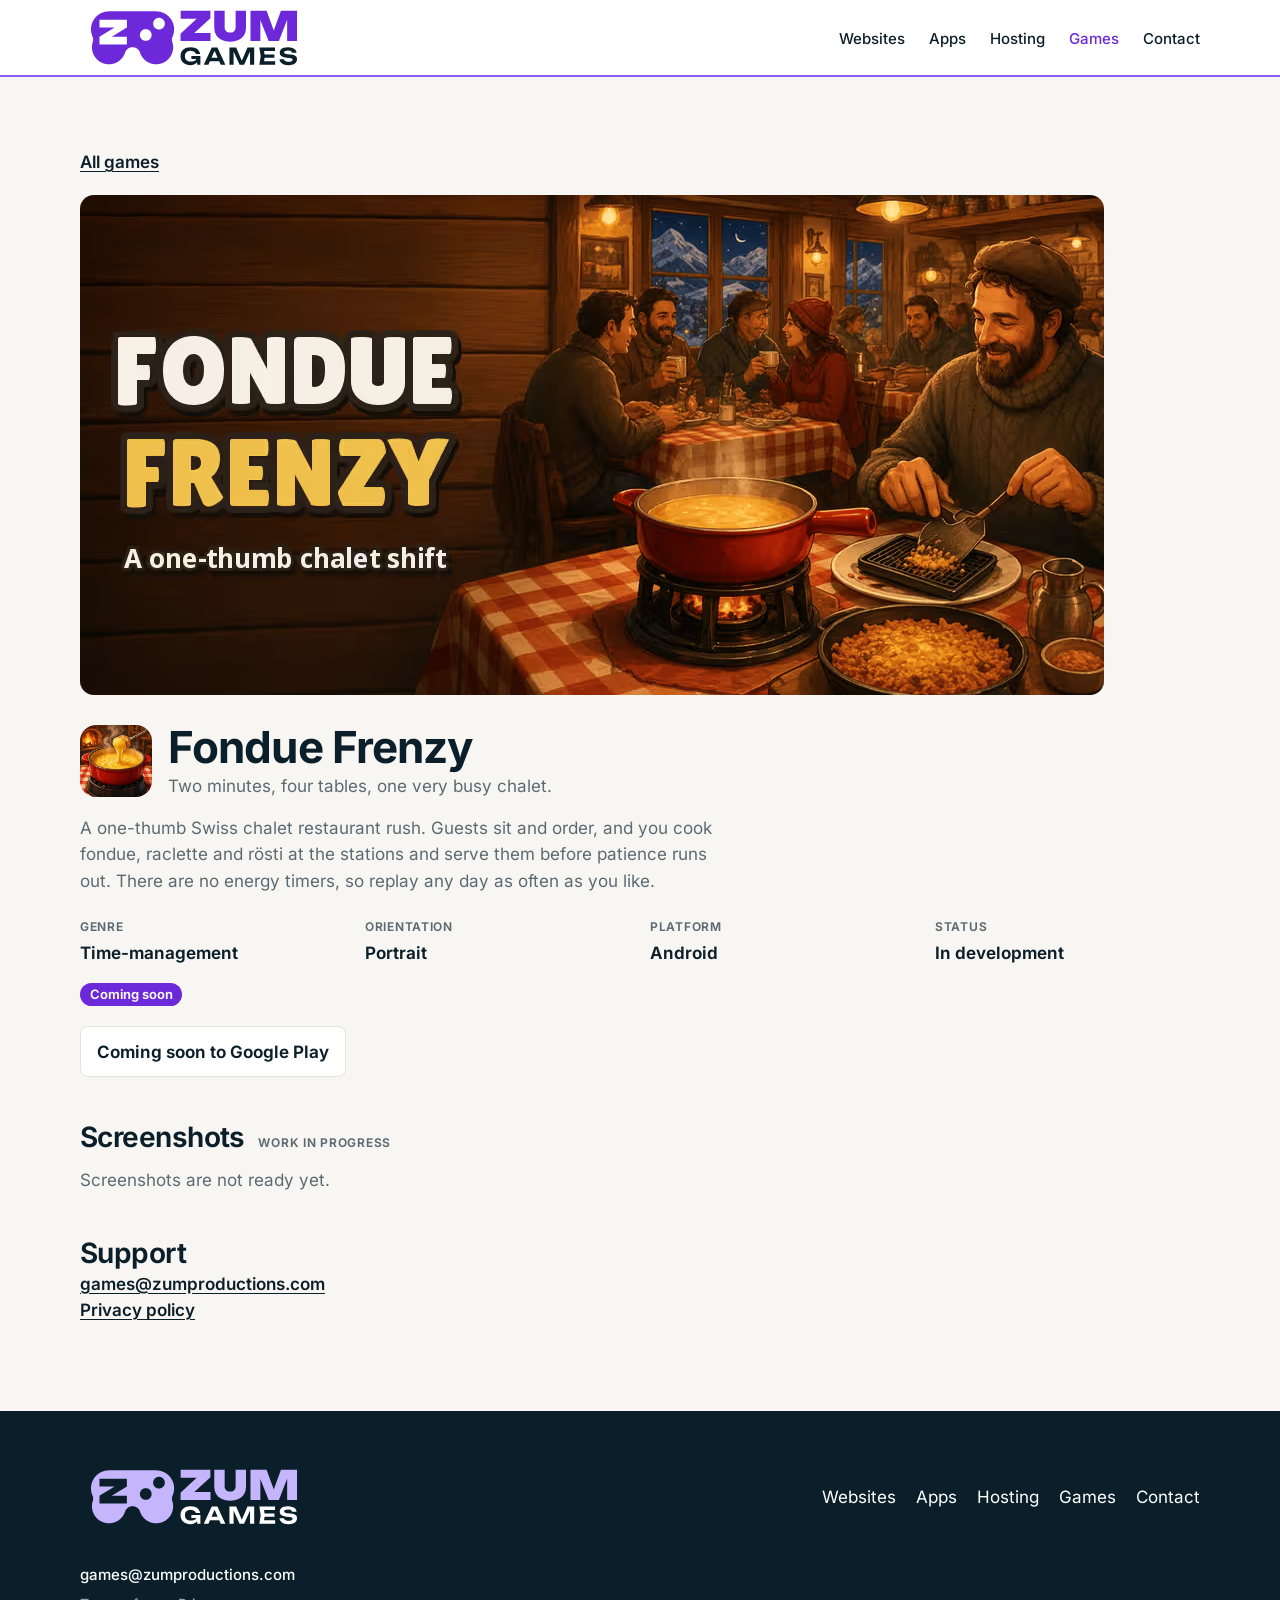
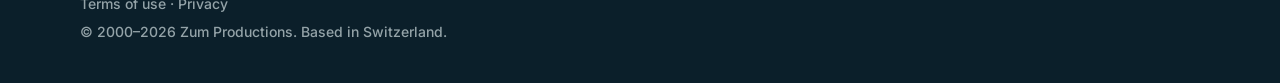
<file: games/fondue-frenzy/index.html>
<!DOCTYPE html>
<html lang="en">
<head>
  <!-- Unpublished. Remove the noindex meta when this section is published. -->
  <meta charset="utf-8">
  <script>document.documentElement.classList.add("js");</script>
  <meta name="viewport" content="width=device-width, initial-scale=1">
  <title>Fondue Frenzy — Zum Productions Games</title>
  <meta name="description" content="Two minutes, four tables, one very busy chalet. Coming soon to Google Play.">
  <meta name="robots" content="noindex">
  <link rel="canonical" href="https://zumproductions.com/games/fondue-frenzy/">
  <meta name="theme-color" content="#0B1F2A">
  <link rel="icon" href="/favicon.ico" sizes="any">
  <link rel="icon" href="/favicon.svg" type="image/svg+xml">
  <link rel="icon" type="image/png" sizes="32x32" href="/favicon-32x32.png">
  <link rel="icon" type="image/png" sizes="16x16" href="/favicon-16x16.png">
  <link rel="apple-touch-icon" sizes="180x180" href="/apple-touch-icon.png">
  <link rel="manifest" href="/site.webmanifest">
  <meta property="og:type" content="website">
  <meta property="og:site_name" content="Zum Productions">
  <meta property="og:title" content="Fondue Frenzy — Zum Productions Games">
  <meta property="og:description" content="Two minutes, four tables, one very busy chalet. Coming soon to Google Play.">
  <meta property="og:url" content="https://zumproductions.com/games/fondue-frenzy/">
  <meta property="og:locale" content="en_GB">
  <meta property="og:locale:alternate" content="fr_CH">
  <meta property="og:image" content="https://zumproductions.com/assets/og/og-default-en.png">
  <meta property="og:image:width" content="1200">
  <meta property="og:image:height" content="630">
  <meta property="og:image:alt" content="Zum Productions — Games · SaaS · Websites · IT">
  <meta name="twitter:card" content="summary_large_image">
  <meta name="twitter:title" content="Fondue Frenzy — Zum Productions Games">
  <meta name="twitter:description" content="Two minutes, four tables, one very busy chalet. Coming soon to Google Play.">
  <meta name="twitter:image" content="https://zumproductions.com/assets/og/og-default-en.png">

  <link rel="stylesheet" href="../../css/styles.css">
</head>
<body>
  <a class="skip" href="#main">Skip to content</a>
  <header class="site-header">
    <div class="wrap bar">
      <a class="brand" href="../">
        <img class="logo-games" src="../../assets/brand/zum-games_light.svg" alt="Zum Games" width="208" height="56">
      </a>
      <button class="nav-toggle" type="button" aria-expanded="false" aria-controls="site-nav" aria-label="Open menu">
        <svg class="nav-icon" viewBox="0 0 24 24" width="22" height="22" aria-hidden="true" focusable="false">
          <path class="nav-icon-open" d="M4 7h16M4 12h16M4 17h16" fill="none" stroke="currentColor" stroke-width="2" stroke-linecap="round"/>
          <path class="nav-icon-close" d="M6 6l12 12M18 6L6 18" fill="none" stroke="currentColor" stroke-width="2" stroke-linecap="round"/>
        </svg>
      </button>
      <nav class="site-nav" id="site-nav" aria-label="Primary">
        <ul>
          <li><a href="../../index.html#websites">Websites</a></li>
          <li><a href="../../index.html#apps">Apps</a></li>
          <li><a href="../../index.html#hosting">Hosting</a></li>
          <li><a href="../" aria-current="page">Games</a></li>
          <li><a href="../../index.html#contact">Contact</a></li>
        </ul>
      </nav>
    </div>
  </header>
  <main id="main" class="subpage game">
    <div class="wrap">
      <p class="crumb"><a href="../">All games</a></p>
      <figure class="feature">
        <picture>
        <source type="image/avif" srcset="../../assets/games/fondue-frenzy/feature-w640.avif 640w, ../../assets/games/fondue-frenzy/feature-1024x500.avif 1024w" sizes="(max-width: 768px) calc(100vw - 2.5rem), 1024px">
        <source type="image/webp" srcset="../../assets/games/fondue-frenzy/feature-w640.webp 640w, ../../assets/games/fondue-frenzy/feature-1024x500.webp 1024w" sizes="(max-width: 768px) calc(100vw - 2.5rem), 1024px">
        <img src="../../assets/games/fondue-frenzy/feature-1024x500.png" width="1024" height="500" alt="Fondue Frenzy artwork: a busy chalet dining room with a fondue pot and a raclette grill on a checked table. The line reads: A one-thumb chalet shift." decoding="async" fetchpriority="high">
      </picture>
      </figure>
      <div class="game-heading">
        <span class="game-icon">
          <picture>
        <source type="image/avif" srcset="../../assets/games/fondue-frenzy/icon-256.avif 256w, ../../assets/games/fondue-frenzy/icon-512.avif 512w" sizes="72px">
        <source type="image/webp" srcset="../../assets/games/fondue-frenzy/icon-256.webp 256w, ../../assets/games/fondue-frenzy/icon-512.webp 512w" sizes="72px">
        <img src="../../assets/games/fondue-frenzy/icon-512.png" width="512" height="512" alt="" decoding="async">
      </picture>
        </span>
        <div>
          <h1>Fondue Frenzy</h1>
          <p class="tagline">Two minutes, four tables, one very busy chalet.</p>
        </div>
      </div>
      <p class="game-desc">A one-thumb Swiss chalet restaurant rush. Guests sit and order, and you cook fondue, raclette and rösti at the stations and serve them before patience runs out. There are no energy timers, so replay any day as often as you like.</p>
      <dl class="game-facts">
        <div><dt>Genre</dt><dd>Time-management</dd></div>
        <div><dt>Orientation</dt><dd>Portrait</dd></div>
        <div><dt>Platform</dt><dd>Android</dd></div>
        <div><dt>Status</dt><dd>In development</dd></div>
      </dl>
      <p class="status-row"><span class="status-pill">Coming soon</span></p>
      <p class="store-soon">Coming soon to Google Play</p>
      <section class="screenshots" aria-labelledby="shots-title">
      <div class="section-kicker">
        <h2 id="shots-title">Screenshots</h2>
        <p class="wip">Work in progress</p>
      </div>
      <p class="shots-note">Screenshots are not ready yet.</p>
    </section>
      <section class="game-support" aria-labelledby="support-title">
        <h2 id="support-title">Support</h2>
        <p><a href="mailto:games@zumproductions.com">games@zumproductions.com</a></p>
      </section>
      <p class="game-privacy"><a href="https://zumproductions.com/games/privacy/#fondue-frenzy">Privacy policy</a></p>
    </div>
  </main>
  <footer class="site-footer">
    <div class="wrap">
      <div class="footer-top">
        <a class="footer-brand" href="../">
          <img class="logo-games" src="../../assets/brand/zum-games_dark.svg" alt="Zum Games" width="208" height="56">
        </a>
        <nav class="footer-nav" aria-label="Footer">
          <ul>
            <li><a href="../../index.html#websites">Websites</a></li>
            <li><a href="../../index.html#apps">Apps</a></li>
            <li><a href="../../index.html#hosting">Hosting</a></li>
            <li><a href="../">Games</a></li>
            <li><a href="../../index.html#contact">Contact</a></li>
          </ul>
        </nav>
      </div>
      <p class="footer-mail"><a href="mailto:games@zumproductions.com">games@zumproductions.com</a></p>
      <p class="footer-meta">
        <a href="../../terms.html">Terms of use</a>
        <span aria-hidden="true"> · </span>
        <a href="../../privacy.html">Privacy</a>
      </p>
      <p class="footer-meta">© 2000–2026 Zum Productions. Based in Switzerland.</p>
    </div>
  </footer>
  <script src="../../js/nav.js"></script>
</body>
</html>
</file>
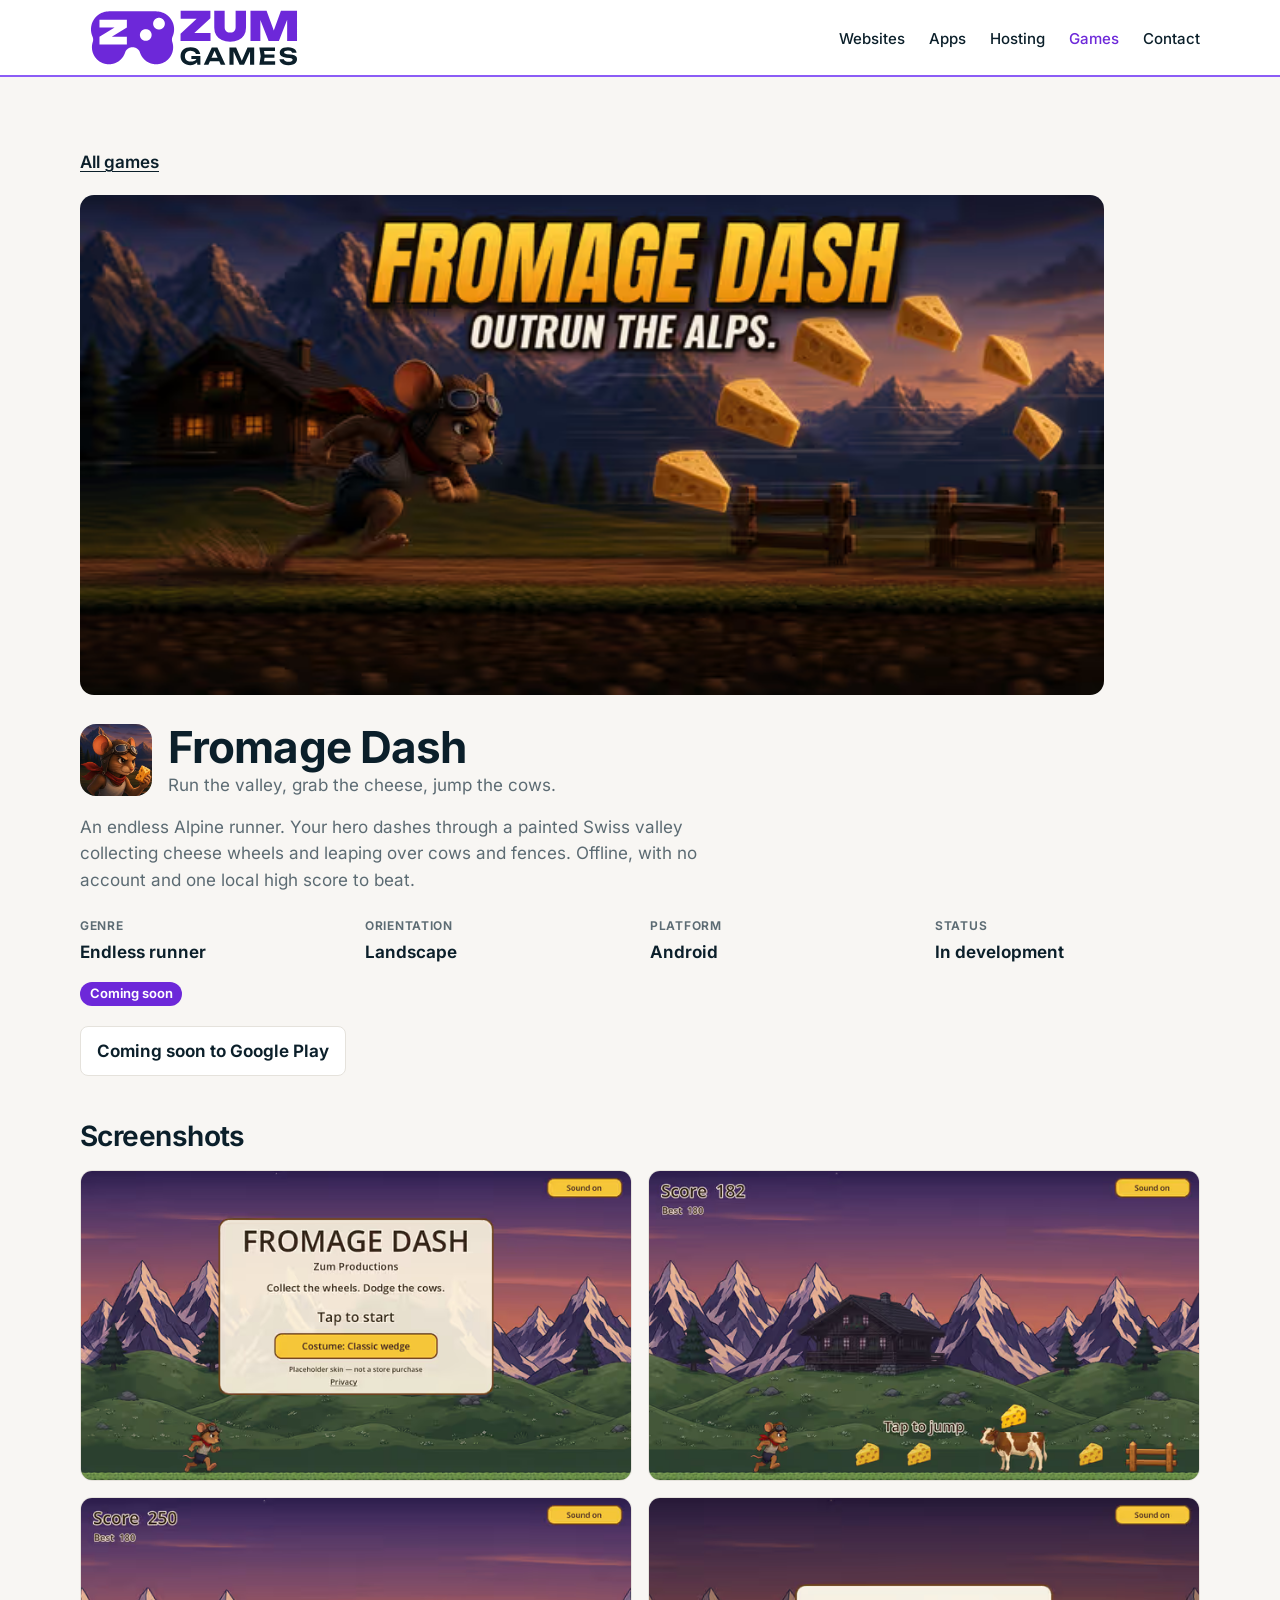
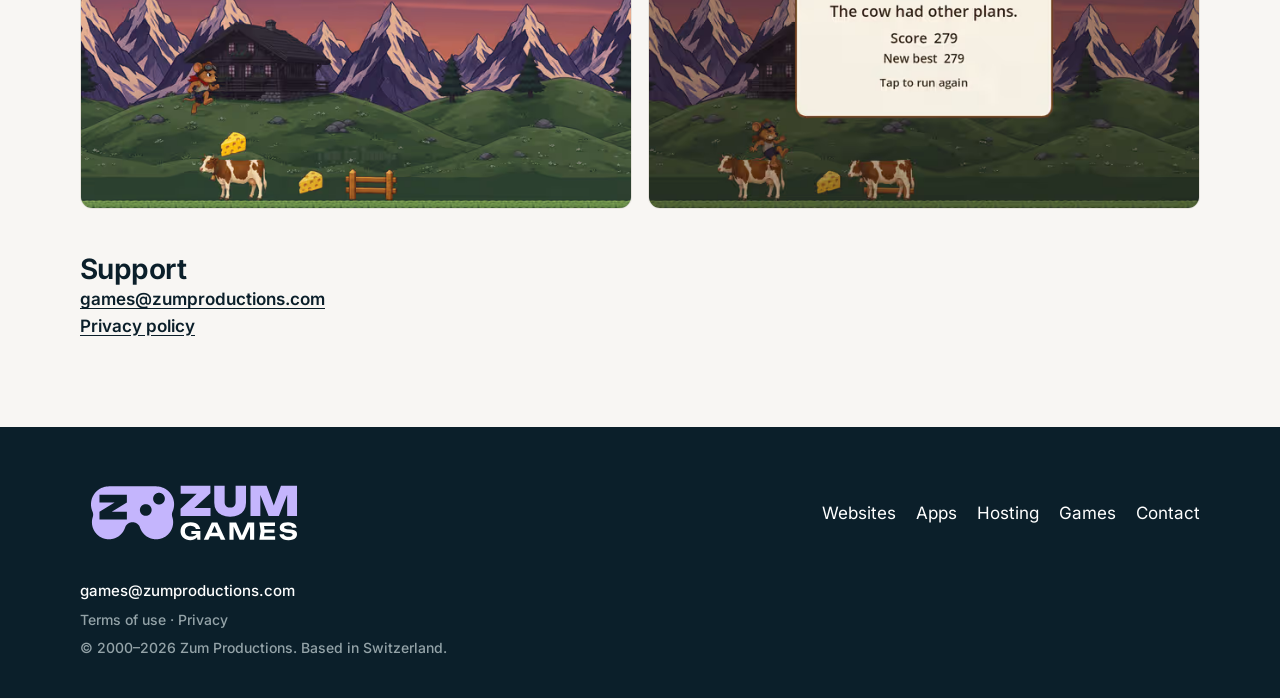
<file: games/fromage-dash/index.html>
<!DOCTYPE html>
<html lang="en">
<head>
  <!-- Unpublished. Remove the noindex meta when this section is published. -->
  <meta charset="utf-8">
  <script>document.documentElement.classList.add("js");</script>
  <meta name="viewport" content="width=device-width, initial-scale=1">
  <title>Fromage Dash — Zum Productions Games</title>
  <meta name="description" content="Run the valley, grab the cheese, jump the cows. Coming soon to Google Play.">
  <meta name="robots" content="noindex">
  <link rel="canonical" href="https://zumproductions.com/games/fromage-dash/">
  <meta name="theme-color" content="#0B1F2A">
  <link rel="icon" href="/favicon.ico" sizes="any">
  <link rel="icon" href="/favicon.svg" type="image/svg+xml">
  <link rel="icon" type="image/png" sizes="32x32" href="/favicon-32x32.png">
  <link rel="icon" type="image/png" sizes="16x16" href="/favicon-16x16.png">
  <link rel="apple-touch-icon" sizes="180x180" href="/apple-touch-icon.png">
  <link rel="manifest" href="/site.webmanifest">
  <meta property="og:type" content="website">
  <meta property="og:site_name" content="Zum Productions">
  <meta property="og:title" content="Fromage Dash — Zum Productions Games">
  <meta property="og:description" content="Run the valley, grab the cheese, jump the cows. Coming soon to Google Play.">
  <meta property="og:url" content="https://zumproductions.com/games/fromage-dash/">
  <meta property="og:locale" content="en_GB">
  <meta property="og:locale:alternate" content="fr_CH">
  <meta property="og:image" content="https://zumproductions.com/assets/og/og-default-en.png">
  <meta property="og:image:width" content="1200">
  <meta property="og:image:height" content="630">
  <meta property="og:image:alt" content="Zum Productions — Games · SaaS · Websites · IT">
  <meta name="twitter:card" content="summary_large_image">
  <meta name="twitter:title" content="Fromage Dash — Zum Productions Games">
  <meta name="twitter:description" content="Run the valley, grab the cheese, jump the cows. Coming soon to Google Play.">
  <meta name="twitter:image" content="https://zumproductions.com/assets/og/og-default-en.png">

  <link rel="stylesheet" href="../../css/styles.css">
</head>
<body>
  <a class="skip" href="#main">Skip to content</a>
  <header class="site-header">
    <div class="wrap bar">
      <a class="brand" href="../">
        <img class="logo-games" src="../../assets/brand/zum-games_light.svg" alt="Zum Games" width="208" height="56">
      </a>
      <button class="nav-toggle" type="button" aria-expanded="false" aria-controls="site-nav" aria-label="Open menu">
        <svg class="nav-icon" viewBox="0 0 24 24" width="22" height="22" aria-hidden="true" focusable="false">
          <path class="nav-icon-open" d="M4 7h16M4 12h16M4 17h16" fill="none" stroke="currentColor" stroke-width="2" stroke-linecap="round"/>
          <path class="nav-icon-close" d="M6 6l12 12M18 6L6 18" fill="none" stroke="currentColor" stroke-width="2" stroke-linecap="round"/>
        </svg>
      </button>
      <nav class="site-nav" id="site-nav" aria-label="Primary">
        <ul>
          <li><a href="../../index.html#websites">Websites</a></li>
          <li><a href="../../index.html#apps">Apps</a></li>
          <li><a href="../../index.html#hosting">Hosting</a></li>
          <li><a href="../" aria-current="page">Games</a></li>
          <li><a href="../../index.html#contact">Contact</a></li>
        </ul>
      </nav>
    </div>
  </header>
  <main id="main" class="subpage game">
    <div class="wrap">
      <p class="crumb"><a href="../">All games</a></p>
      <figure class="feature">
        <picture>
        <source type="image/avif" srcset="../../assets/games/fromage-dash/feature-w640.avif 640w, ../../assets/games/fromage-dash/feature-1024x500.avif 1024w" sizes="(max-width: 768px) calc(100vw - 2.5rem), 1024px">
        <source type="image/webp" srcset="../../assets/games/fromage-dash/feature-w640.webp 640w, ../../assets/games/fromage-dash/feature-1024x500.webp 1024w" sizes="(max-width: 768px) calc(100vw - 2.5rem), 1024px">
        <img src="../../assets/games/fromage-dash/feature-1024x500.png" width="1024" height="500" alt="Fromage Dash artwork: Outrun the Alps. A mouse in goggles and a red scarf runs toward cheese and fences at dusk." decoding="async" fetchpriority="high">
      </picture>
      </figure>
      <div class="game-heading">
        <span class="game-icon">
          <picture>
        <source type="image/avif" srcset="../../assets/games/fromage-dash/icon-256.avif 256w, ../../assets/games/fromage-dash/icon-512.avif 512w" sizes="72px">
        <source type="image/webp" srcset="../../assets/games/fromage-dash/icon-256.webp 256w, ../../assets/games/fromage-dash/icon-512.webp 512w" sizes="72px">
        <img src="../../assets/games/fromage-dash/icon-512.png" width="512" height="512" alt="" decoding="async">
      </picture>
        </span>
        <div>
          <h1>Fromage Dash</h1>
          <p class="tagline">Run the valley, grab the cheese, jump the cows.</p>
        </div>
      </div>
      <p class="game-desc">An endless Alpine runner. Your hero dashes through a painted Swiss valley collecting cheese wheels and leaping over cows and fences. Offline, with no account and one local high score to beat.</p>
      <dl class="game-facts">
        <div><dt>Genre</dt><dd>Endless runner</dd></div>
        <div><dt>Orientation</dt><dd>Landscape</dd></div>
        <div><dt>Platform</dt><dd>Android</dd></div>
        <div><dt>Status</dt><dd>In development</dd></div>
      </dl>
      <p class="status-row"><span class="status-pill">Coming soon</span></p>
      <p class="store-soon">Coming soon to Google Play</p>
      <section class="screenshots" aria-labelledby="shots-title">
      <h2 id="shots-title">Screenshots</h2>
      <ul class="shots is-landscape">
        <li><a class="shot" href="../../assets/games/fromage-dash/shots/01-title.webp">
        <picture>
        <source type="image/avif" srcset="../../assets/games/fromage-dash/shots/01-title-w640.avif 640w, ../../assets/games/fromage-dash/shots/01-title.avif 1280w" sizes="(min-width: 800px) 34rem, calc(100vw - 2.5rem)">
        <source type="image/webp" srcset="../../assets/games/fromage-dash/shots/01-title-w640.webp 640w, ../../assets/games/fromage-dash/shots/01-title.webp 1280w" sizes="(min-width: 800px) 34rem, calc(100vw - 2.5rem)">
        <img src="../../assets/games/fromage-dash/shots/01-title.png" width="1280" height="720" alt="Title menu at dusk. The mouse, in goggles and a red scarf, runs along the grass, and the costume is set to Classic wedge." decoding="async" loading="lazy">
      </picture>
      </a></li><li><a class="shot" href="../../assets/games/fromage-dash/shots/02-run.webp">
        <picture>
        <source type="image/avif" srcset="../../assets/games/fromage-dash/shots/02-run-w640.avif 640w, ../../assets/games/fromage-dash/shots/02-run.avif 1280w" sizes="(min-width: 800px) 34rem, calc(100vw - 2.5rem)">
        <source type="image/webp" srcset="../../assets/games/fromage-dash/shots/02-run-w640.webp 640w, ../../assets/games/fromage-dash/shots/02-run.webp 1280w" sizes="(min-width: 800px) 34rem, calc(100vw - 2.5rem)">
        <img src="../../assets/games/fromage-dash/shots/02-run.png" width="1280" height="720" alt="A dusk run, score 182. The mouse, in goggles and a red scarf, approaches cheese wheels, a cow, and a fence, with a chalet and peaks behind." decoding="async" loading="lazy">
      </picture>
      </a></li><li><a class="shot" href="../../assets/games/fromage-dash/shots/03-jump.webp">
        <picture>
        <source type="image/avif" srcset="../../assets/games/fromage-dash/shots/03-jump-w640.avif 640w, ../../assets/games/fromage-dash/shots/03-jump.avif 1280w" sizes="(min-width: 800px) 34rem, calc(100vw - 2.5rem)">
        <source type="image/webp" srcset="../../assets/games/fromage-dash/shots/03-jump-w640.webp 640w, ../../assets/games/fromage-dash/shots/03-jump.webp 1280w" sizes="(min-width: 800px) 34rem, calc(100vw - 2.5rem)">
        <img src="../../assets/games/fromage-dash/shots/03-jump.png" width="1280" height="720" alt="The mouse, in goggles and a red scarf, jumps at dusk. A cow and a cheese wheel are below. Score 250." decoding="async" loading="lazy">
      </picture>
      </a></li><li><a class="shot" href="../../assets/games/fromage-dash/shots/04-game-over.webp">
        <picture>
        <source type="image/avif" srcset="../../assets/games/fromage-dash/shots/04-game-over-w640.avif 640w, ../../assets/games/fromage-dash/shots/04-game-over.avif 1280w" sizes="(min-width: 800px) 34rem, calc(100vw - 2.5rem)">
        <source type="image/webp" srcset="../../assets/games/fromage-dash/shots/04-game-over-w640.webp 640w, ../../assets/games/fromage-dash/shots/04-game-over.webp 1280w" sizes="(min-width: 800px) 34rem, calc(100vw - 2.5rem)">
        <img src="../../assets/games/fromage-dash/shots/04-game-over.png" width="1280" height="720" alt="Game over at dusk. The on-screen line is: the cow had other plans. Score 279, a new best. The mouse wears goggles and a red scarf." decoding="async" loading="lazy">
      </picture>
      </a></li>
      </ul>
    </section>
      <section class="game-support" aria-labelledby="support-title">
        <h2 id="support-title">Support</h2>
        <p><a href="mailto:games@zumproductions.com">games@zumproductions.com</a></p>
      </section>
      <p class="game-privacy"><a href="https://zumproductions.com/games/privacy/#fromage-dash">Privacy policy</a></p>
    </div>
  </main>
  <footer class="site-footer">
    <div class="wrap">
      <div class="footer-top">
        <a class="footer-brand" href="../">
          <img class="logo-games" src="../../assets/brand/zum-games_dark.svg" alt="Zum Games" width="208" height="56">
        </a>
        <nav class="footer-nav" aria-label="Footer">
          <ul>
            <li><a href="../../index.html#websites">Websites</a></li>
            <li><a href="../../index.html#apps">Apps</a></li>
            <li><a href="../../index.html#hosting">Hosting</a></li>
            <li><a href="../">Games</a></li>
            <li><a href="../../index.html#contact">Contact</a></li>
          </ul>
        </nav>
      </div>
      <p class="footer-mail"><a href="mailto:games@zumproductions.com">games@zumproductions.com</a></p>
      <p class="footer-meta">
        <a href="../../terms.html">Terms of use</a>
        <span aria-hidden="true"> · </span>
        <a href="../../privacy.html">Privacy</a>
      </p>
      <p class="footer-meta">© 2000–2026 Zum Productions. Based in Switzerland.</p>
    </div>
  </footer>
  <script src="../../js/nav.js"></script>
</body>
</html>
</file>
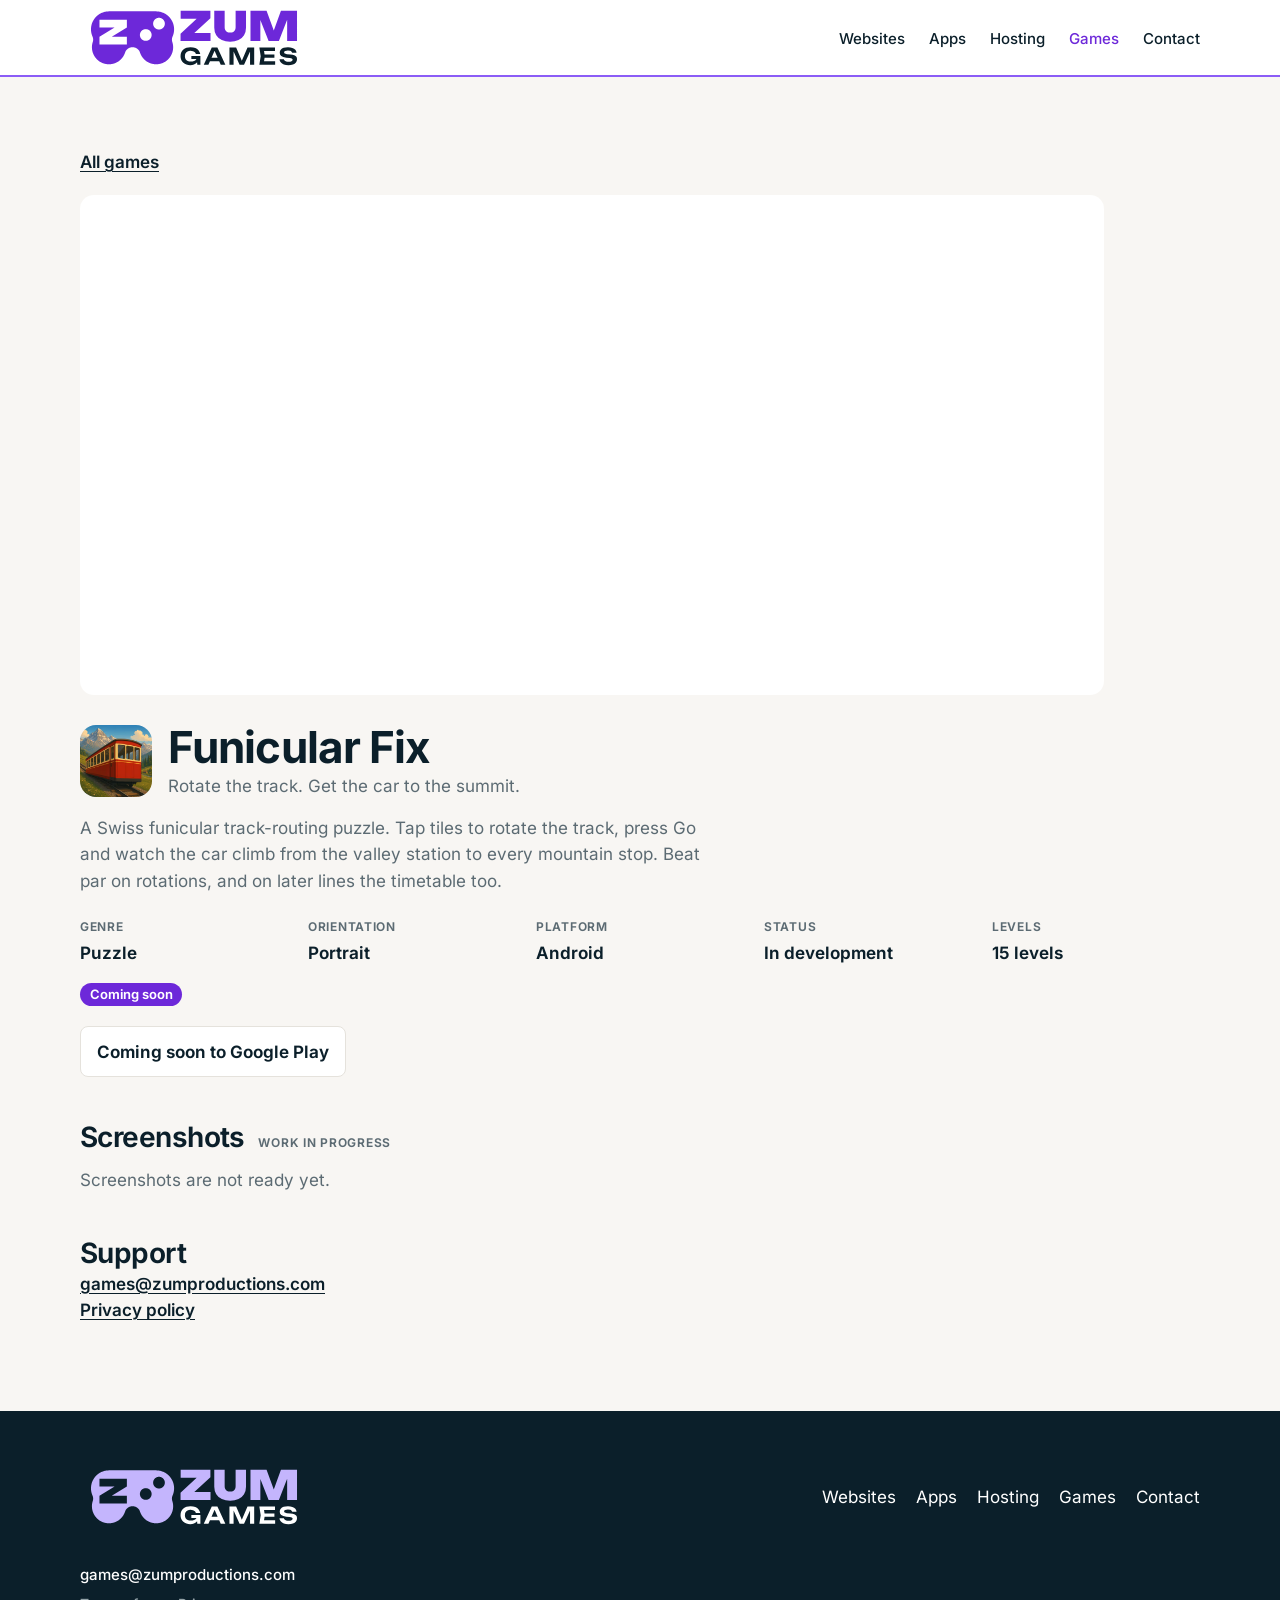
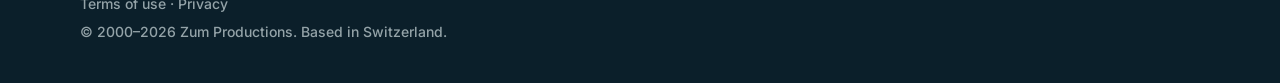
<file: games/funicular-fix/index.html>
<!DOCTYPE html>
<html lang="en">
<head>
  <!-- Unpublished. Remove the noindex meta when this section is published. -->
  <meta charset="utf-8">
  <script>document.documentElement.classList.add("js");</script>
  <meta name="viewport" content="width=device-width, initial-scale=1">
  <title>Funicular Fix — Zum Productions Games</title>
  <meta name="description" content="Rotate the track. Get the car to the summit. Coming soon to Google Play.">
  <meta name="robots" content="noindex">
  <link rel="canonical" href="https://zumproductions.com/games/funicular-fix/">
  <meta name="theme-color" content="#0B1F2A">
  <link rel="icon" href="/favicon.ico" sizes="any">
  <link rel="icon" href="/favicon.svg" type="image/svg+xml">
  <link rel="icon" type="image/png" sizes="32x32" href="/favicon-32x32.png">
  <link rel="icon" type="image/png" sizes="16x16" href="/favicon-16x16.png">
  <link rel="apple-touch-icon" sizes="180x180" href="/apple-touch-icon.png">
  <link rel="manifest" href="/site.webmanifest">
  <meta property="og:type" content="website">
  <meta property="og:site_name" content="Zum Productions">
  <meta property="og:title" content="Funicular Fix — Zum Productions Games">
  <meta property="og:description" content="Rotate the track. Get the car to the summit. Coming soon to Google Play.">
  <meta property="og:url" content="https://zumproductions.com/games/funicular-fix/">
  <meta property="og:locale" content="en_GB">
  <meta property="og:locale:alternate" content="fr_CH">
  <meta property="og:image" content="https://zumproductions.com/assets/og/og-default-en.png">
  <meta property="og:image:width" content="1200">
  <meta property="og:image:height" content="630">
  <meta property="og:image:alt" content="Zum Productions — Games · SaaS · Websites · IT">
  <meta name="twitter:card" content="summary_large_image">
  <meta name="twitter:title" content="Funicular Fix — Zum Productions Games">
  <meta name="twitter:description" content="Rotate the track. Get the car to the summit. Coming soon to Google Play.">
  <meta name="twitter:image" content="https://zumproductions.com/assets/og/og-default-en.png">

  <link rel="stylesheet" href="../../css/styles.css">
</head>
<body>
  <a class="skip" href="#main">Skip to content</a>
  <header class="site-header">
    <div class="wrap bar">
      <a class="brand" href="../">
        <img class="logo-games" src="../../assets/brand/zum-games_light.svg" alt="Zum Games" width="208" height="56">
      </a>
      <button class="nav-toggle" type="button" aria-expanded="false" aria-controls="site-nav" aria-label="Open menu">
        <svg class="nav-icon" viewBox="0 0 24 24" width="22" height="22" aria-hidden="true" focusable="false">
          <path class="nav-icon-open" d="M4 7h16M4 12h16M4 17h16" fill="none" stroke="currentColor" stroke-width="2" stroke-linecap="round"/>
          <path class="nav-icon-close" d="M6 6l12 12M18 6L6 18" fill="none" stroke="currentColor" stroke-width="2" stroke-linecap="round"/>
        </svg>
      </button>
      <nav class="site-nav" id="site-nav" aria-label="Primary">
        <ul>
          <li><a href="../../index.html#websites">Websites</a></li>
          <li><a href="../../index.html#apps">Apps</a></li>
          <li><a href="../../index.html#hosting">Hosting</a></li>
          <li><a href="../" aria-current="page">Games</a></li>
          <li><a href="../../index.html#contact">Contact</a></li>
        </ul>
      </nav>
    </div>
  </header>
  <main id="main" class="subpage game">
    <div class="wrap">
      <p class="crumb"><a href="../">All games</a></p>
      <figure class="feature">
        <picture>
        <source type="image/avif" srcset="../../assets/games/funicular-fix/feature-w640.avif 640w, ../../assets/games/funicular-fix/feature-1024x500.avif 1024w" sizes="(max-width: 768px) calc(100vw - 2.5rem), 1024px">
        <source type="image/webp" srcset="../../assets/games/funicular-fix/feature-w640.webp 640w, ../../assets/games/funicular-fix/feature-1024x500.webp 1024w" sizes="(max-width: 768px) calc(100vw - 2.5rem), 1024px">
        <img src="../../assets/games/funicular-fix/feature-1024x500.png" width="1024" height="500" alt="Funicular Fix artwork: two red funicular cars climb tracks toward a summit station flying a Swiss flag. The line reads: Set the points. Send the car." decoding="async" fetchpriority="high">
      </picture>
      </figure>
      <div class="game-heading">
        <span class="game-icon">
          <picture>
        <source type="image/avif" srcset="../../assets/games/funicular-fix/icon-256.avif 256w, ../../assets/games/funicular-fix/icon-512.avif 512w" sizes="72px">
        <source type="image/webp" srcset="../../assets/games/funicular-fix/icon-256.webp 256w, ../../assets/games/funicular-fix/icon-512.webp 512w" sizes="72px">
        <img src="../../assets/games/funicular-fix/icon-512.png" width="512" height="512" alt="" decoding="async">
      </picture>
        </span>
        <div>
          <h1>Funicular Fix</h1>
          <p class="tagline">Rotate the track. Get the car to the summit.</p>
        </div>
      </div>
      <p class="game-desc">A Swiss funicular track-routing puzzle. Tap tiles to rotate the track, press Go and watch the car climb from the valley station to every mountain stop. Beat par on rotations, and on later lines the timetable too.</p>
      <dl class="game-facts">
        <div><dt>Genre</dt><dd>Puzzle</dd></div>
        <div><dt>Orientation</dt><dd>Portrait</dd></div>
        <div><dt>Platform</dt><dd>Android</dd></div>
        <div><dt>Status</dt><dd>In development</dd></div>
        <div><dt>Levels</dt><dd>15 levels</dd></div>
      </dl>
      <p class="status-row"><span class="status-pill">Coming soon</span></p>
      <p class="store-soon">Coming soon to Google Play</p>
      <section class="screenshots" aria-labelledby="shots-title">
      <div class="section-kicker">
        <h2 id="shots-title">Screenshots</h2>
        <p class="wip">Work in progress</p>
      </div>
      <p class="shots-note">Screenshots are not ready yet.</p>
    </section>
      <section class="game-support" aria-labelledby="support-title">
        <h2 id="support-title">Support</h2>
        <p><a href="mailto:games@zumproductions.com">games@zumproductions.com</a></p>
      </section>
      <p class="game-privacy"><a href="https://zumproductions.com/games/privacy/#funicular-fix">Privacy policy</a></p>
    </div>
  </main>
  <footer class="site-footer">
    <div class="wrap">
      <div class="footer-top">
        <a class="footer-brand" href="../">
          <img class="logo-games" src="../../assets/brand/zum-games_dark.svg" alt="Zum Games" width="208" height="56">
        </a>
        <nav class="footer-nav" aria-label="Footer">
          <ul>
            <li><a href="../../index.html#websites">Websites</a></li>
            <li><a href="../../index.html#apps">Apps</a></li>
            <li><a href="../../index.html#hosting">Hosting</a></li>
            <li><a href="../">Games</a></li>
            <li><a href="../../index.html#contact">Contact</a></li>
          </ul>
        </nav>
      </div>
      <p class="footer-mail"><a href="mailto:games@zumproductions.com">games@zumproductions.com</a></p>
      <p class="footer-meta">
        <a href="../../terms.html">Terms of use</a>
        <span aria-hidden="true"> · </span>
        <a href="../../privacy.html">Privacy</a>
      </p>
      <p class="footer-meta">© 2000–2026 Zum Productions. Based in Switzerland.</p>
    </div>
  </footer>
  <script src="../../js/nav.js"></script>
</body>
</html>
</file>
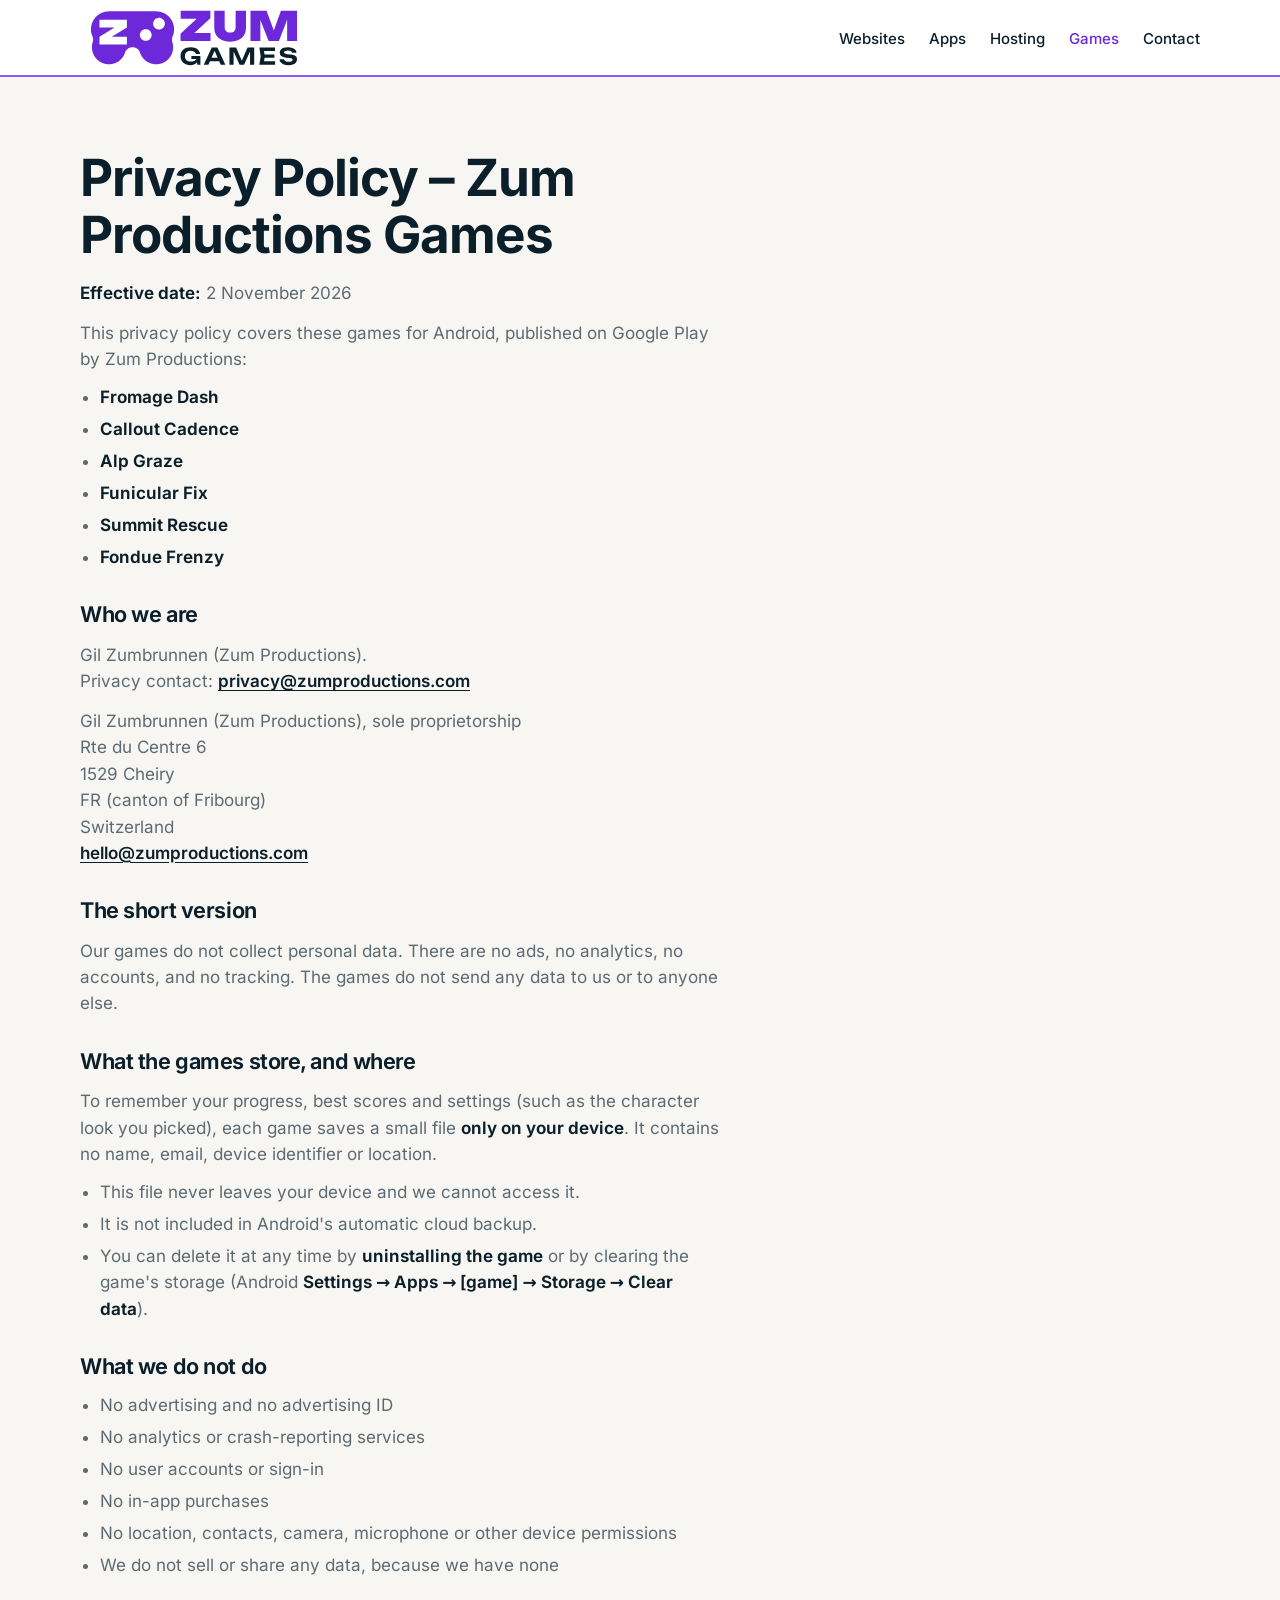
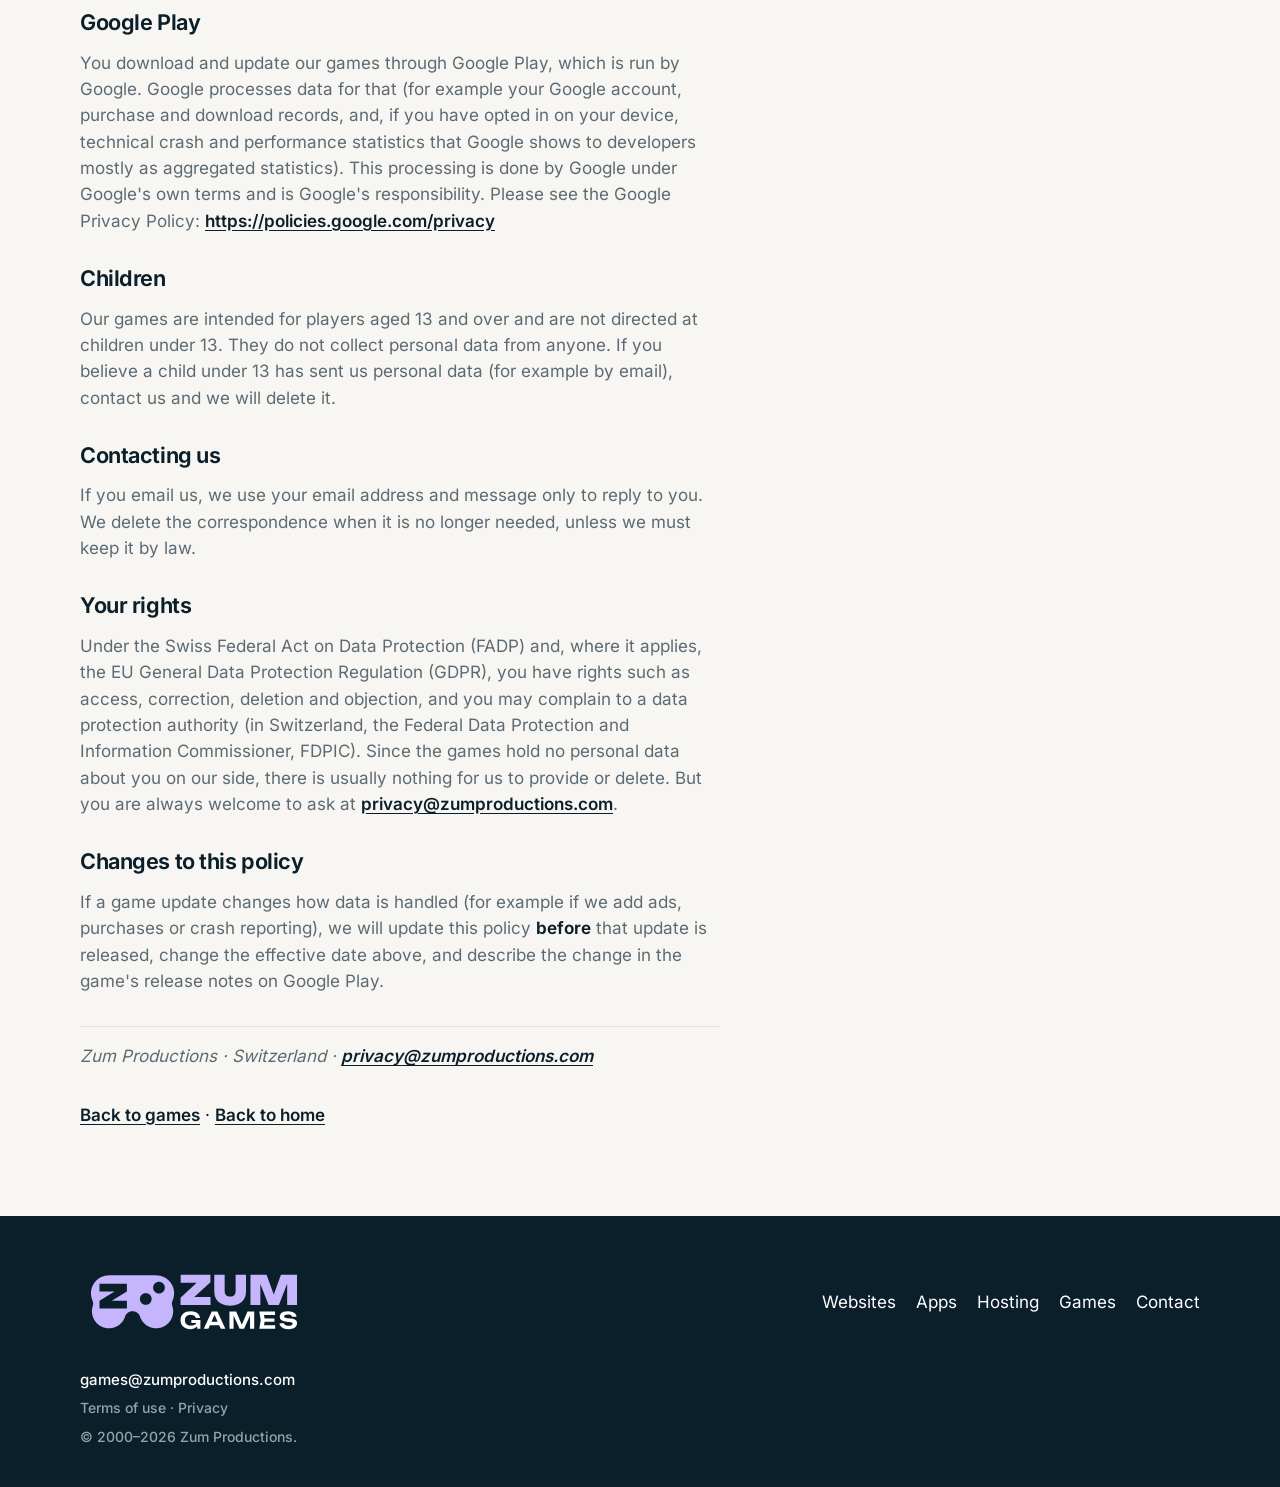
<file: games/privacy/index.html>
<!DOCTYPE html>
<html lang="en">
<head>
  <!-- Unpublished. Remove the noindex meta when this section is published. -->
  <meta charset="utf-8">
  <script>document.documentElement.classList.add("js");</script>
  <meta name="viewport" content="width=device-width, initial-scale=1">
  <title>Privacy Policy – Zum Productions Games</title>
  <meta name="description" content="Privacy policy for Zum Productions games on Android. The games do not collect personal data.">
  <meta name="robots" content="noindex">
  <link rel="canonical" href="https://zumproductions.com/games/privacy/">
  <meta name="theme-color" content="#0B1F2A">
  <link rel="icon" href="/favicon.ico" sizes="any">
  <link rel="icon" href="/favicon.svg" type="image/svg+xml">
  <link rel="icon" type="image/png" sizes="32x32" href="/favicon-32x32.png">
  <link rel="icon" type="image/png" sizes="16x16" href="/favicon-16x16.png">
  <link rel="apple-touch-icon" sizes="180x180" href="/apple-touch-icon.png">
  <link rel="manifest" href="/site.webmanifest">
  <meta property="og:type" content="website">
  <meta property="og:site_name" content="Zum Productions">
  <meta property="og:title" content="Privacy Policy – Zum Productions Games">
  <meta property="og:description" content="Privacy policy for Zum Productions games on Android. The games do not collect personal data.">
  <meta property="og:url" content="https://zumproductions.com/games/privacy/">
  <meta property="og:locale" content="en_GB">
  <meta property="og:locale:alternate" content="fr_CH">
  <meta property="og:image" content="https://zumproductions.com/assets/og/og-default-en.png">
  <meta property="og:image:width" content="1200">
  <meta property="og:image:height" content="630">
  <meta property="og:image:alt" content="Zum Productions — Games · SaaS · Websites · IT">
  <meta name="twitter:card" content="summary_large_image">
  <meta name="twitter:title" content="Privacy Policy – Zum Productions Games">
  <meta name="twitter:description" content="Privacy policy for Zum Productions games on Android. The games do not collect personal data.">
  <meta name="twitter:image" content="https://zumproductions.com/assets/og/og-default-en.png">

  <link rel="stylesheet" href="../../css/styles.css">
</head>
<body>
  <a class="skip" href="#main">Skip to content</a>
  <header class="site-header">
    <div class="wrap bar">
      <a class="brand" href="../">
        <img class="logo-games" src="../../assets/brand/zum-games_light.svg" alt="Zum Games" width="208" height="56">
      </a>
      <button class="nav-toggle" type="button" aria-expanded="false" aria-controls="site-nav" aria-label="Open menu">
        <svg class="nav-icon" viewBox="0 0 24 24" width="22" height="22" aria-hidden="true" focusable="false">
          <path class="nav-icon-open" d="M4 7h16M4 12h16M4 17h16" fill="none" stroke="currentColor" stroke-width="2" stroke-linecap="round"/>
          <path class="nav-icon-close" d="M6 6l12 12M18 6L6 18" fill="none" stroke="currentColor" stroke-width="2" stroke-linecap="round"/>
        </svg>
      </button>
      <nav class="site-nav" id="site-nav" aria-label="Primary">
        <ul>
          <li><a href="../../index.html#websites">Websites</a></li>
          <li><a href="../../index.html#apps">Apps</a></li>
          <li><a href="../../index.html#hosting">Hosting</a></li>
          <li><a href="../" aria-current="page">Games</a></li>
          <li><a href="../../index.html#contact">Contact</a></li>
        </ul>
      </nav>
    </div>
  </header>
  <main id="main" class="subpage">
    <div class="wrap">
      <!-- POLICY:START -->
      <article id="policy" class="prose policy">
        <h1>Privacy Policy – Zum Productions Games</h1>
        <p><strong>Effective date:</strong> 2 November 2026</p>
        <p>This privacy policy covers these games for Android, published on Google Play by Zum Productions:</p>
        <ul>
          <li id="fromage-dash"><strong>Fromage Dash</strong></li>
          <li id="callout-cadence"><strong>Callout Cadence</strong></li>
          <li id="alp-graze"><strong>Alp Graze</strong></li>
          <li id="funicular-fix"><strong>Funicular Fix</strong></li>
          <li id="summit-rescue"><strong>Summit Rescue</strong></li>
          <li id="fondue-frenzy"><strong>Fondue Frenzy</strong></li>
        </ul>
        <h2>Who we are</h2>
        <p>Gil Zumbrunnen (Zum Productions).<br>
        Privacy contact: <strong><a href="mailto:privacy@zumproductions.com">privacy@zumproductions.com</a></strong></p>
        <address>
          Gil Zumbrunnen (Zum Productions), sole proprietorship<br>
          Rte du Centre 6<br>
          1529 Cheiry<br>
          FR (canton of Fribourg)<br>
          Switzerland<br>
          <a href="mailto:hello@zumproductions.com">hello@zumproductions.com</a>
        </address>
        <h2>The short version</h2>
        <p>Our games do not collect personal data. There are no ads, no analytics, no accounts, and no tracking. The games do not send any data to us or to anyone else.</p>
        <h2>What the games store, and where</h2>
        <p>To remember your progress, best scores and settings (such as the character look you picked), each game saves a small file <strong>only on your device</strong>. It contains no name, email, device identifier or location.</p>
        <ul>
          <li>This file never leaves your device and we cannot access it.</li>
          <li>It is not included in Android's automatic cloud backup.</li>
          <li>You can delete it at any time by <strong>uninstalling the game</strong> or by clearing the game's storage (Android <strong>Settings → Apps → [game] → Storage → Clear data</strong>).</li>
        </ul>
        <h2>What we do not do</h2>
        <ul>
          <li>No advertising and no advertising ID</li>
          <li>No analytics or crash-reporting services</li>
          <li>No user accounts or sign-in</li>
          <li>No in-app purchases</li>
          <li>No location, contacts, camera, microphone or other device permissions</li>
          <li>We do not sell or share any data, because we have none</li>
        </ul>
        <h2>Google Play</h2>
        <p>You download and update our games through Google Play, which is run by Google. Google processes data for that (for example your Google account, purchase and download records, and, if you have opted in on your device, technical crash and performance statistics that Google shows to developers mostly as aggregated statistics). This processing is done by Google under Google's own terms and is Google's responsibility. Please see the Google Privacy Policy: <a href="https://policies.google.com/privacy">https://policies.google.com/privacy</a></p>
        <h2>Children</h2>
        <p>Our games are intended for players aged 13 and over and are not directed at children under 13. They do not collect personal data from anyone. If you believe a child under 13 has sent us personal data (for example by email), contact us and we will delete it.</p>
        <h2>Contacting us</h2>
        <p>If you email us, we use your email address and message only to reply to you. We delete the correspondence when it is no longer needed, unless we must keep it by law.</p>
        <h2>Your rights</h2>
        <p>Under the Swiss Federal Act on Data Protection (FADP) and, where it applies, the EU General Data Protection Regulation (GDPR), you have rights such as access, correction, deletion and objection, and you may complain to a data protection authority (in Switzerland, the Federal Data Protection and Information Commissioner, FDPIC). Since the games hold no personal data about you on our side, there is usually nothing for us to provide or delete. But you are always welcome to ask at <a href="mailto:privacy@zumproductions.com">privacy@zumproductions.com</a>.</p>
        <h2>Changes to this policy</h2>
        <p>If a game update changes how data is handled (for example if we add ads, purchases or crash reporting), we will update this policy <strong>before</strong> that update is released, change the effective date above, and describe the change in the game's release notes on Google Play.</p>
        <hr>
        <p><em>Zum Productions · Switzerland · <a href="mailto:privacy@zumproductions.com">privacy@zumproductions.com</a></em></p>
      </article>
      <!-- POLICY:END -->
      <p class="backlinks"><a href="../">Back to games</a><span aria-hidden="true"> · </span><a href="../../index.html">Back to home</a></p>
    </div>
  </main>
  <footer class="site-footer">
    <div class="wrap">
      <div class="footer-top">
        <a class="footer-brand" href="../">
          <img class="logo-games" src="../../assets/brand/zum-games_dark.svg" alt="Zum Games" width="208" height="56">
        </a>
        <nav class="footer-nav" aria-label="Footer">
          <ul>
            <li><a href="../../index.html#websites">Websites</a></li>
            <li><a href="../../index.html#apps">Apps</a></li>
            <li><a href="../../index.html#hosting">Hosting</a></li>
            <li><a href="../">Games</a></li>
            <li><a href="../../index.html#contact">Contact</a></li>
          </ul>
        </nav>
      </div>
      <p class="footer-mail"><a href="mailto:games@zumproductions.com">games@zumproductions.com</a></p>
      <p class="footer-meta">
        <a href="../../terms.html">Terms of use</a>
        <span aria-hidden="true"> · </span>
        <a href="../../privacy.html">Privacy</a>
      </p>
      <p class="footer-meta">© 2000–2026 Zum Productions.</p>
    </div>
  </footer>
  <script src="../../js/nav.js"></script>
</body>
</html>
</file>
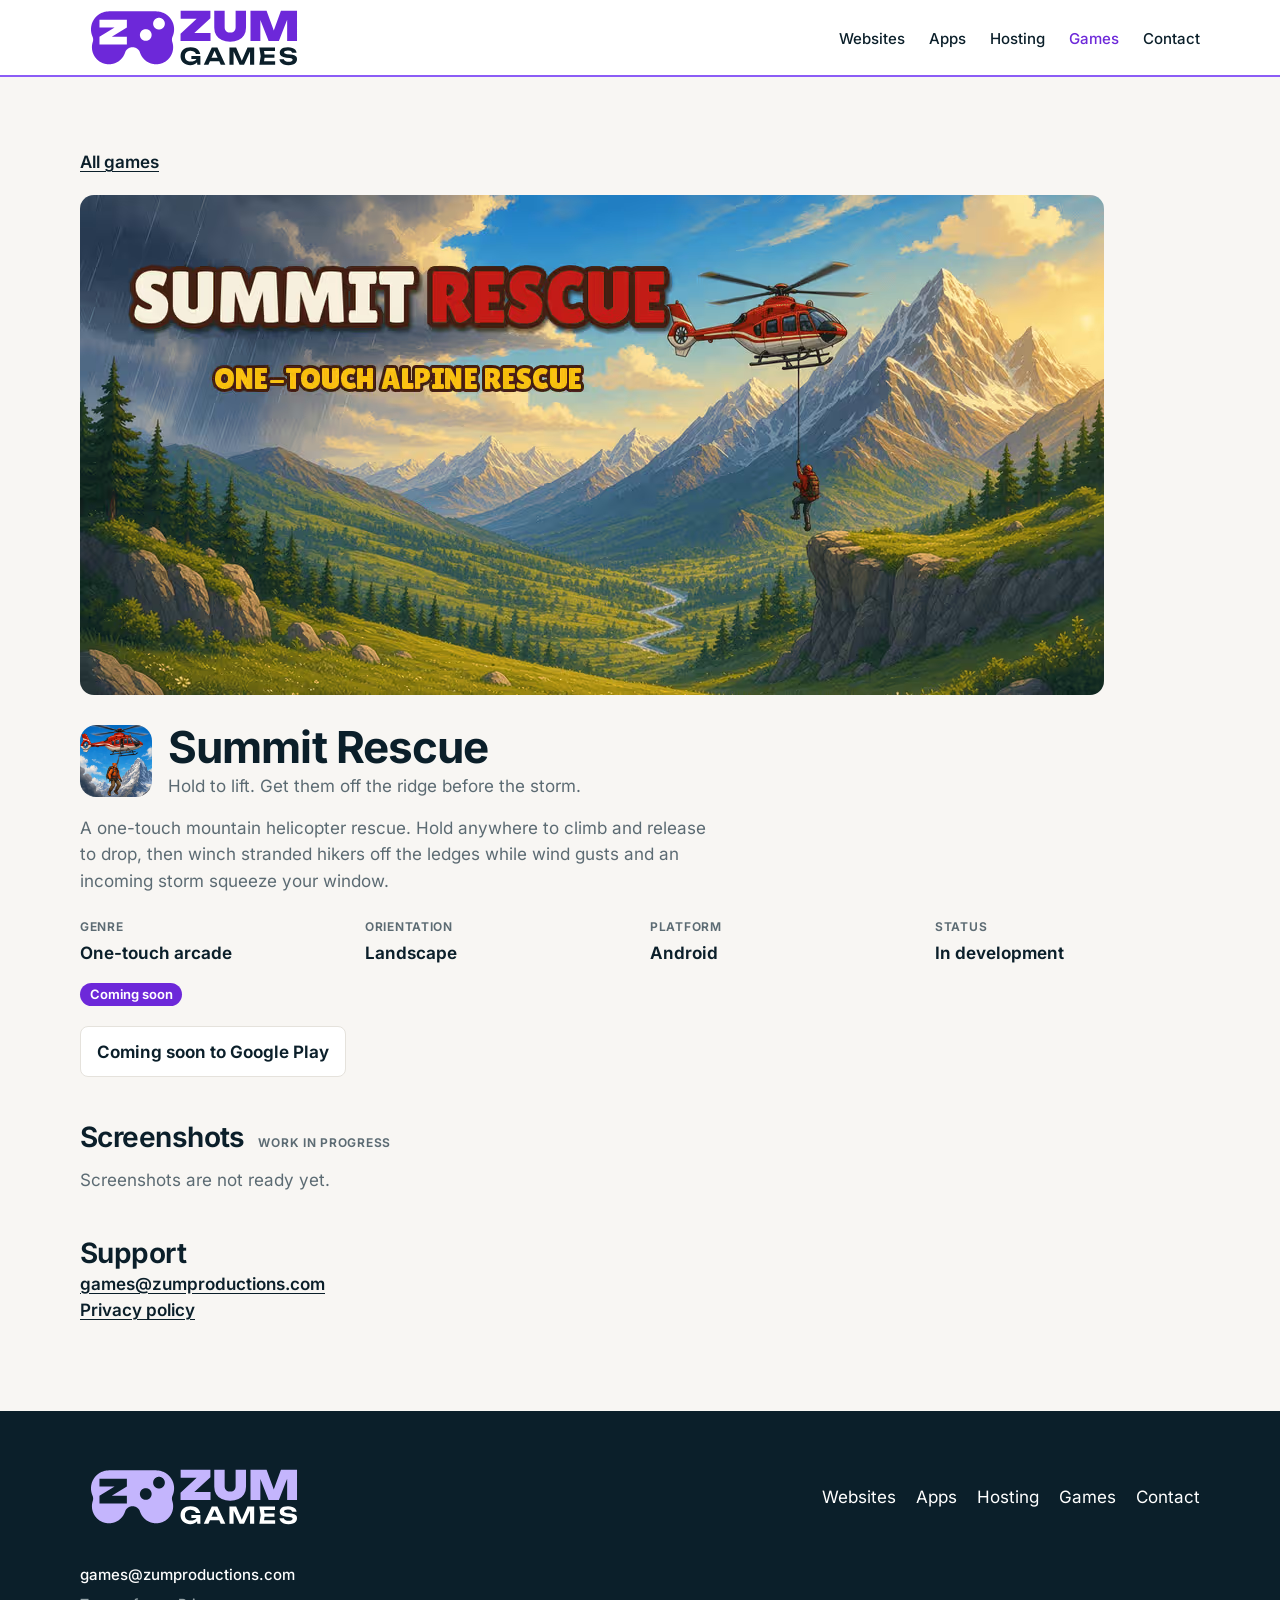
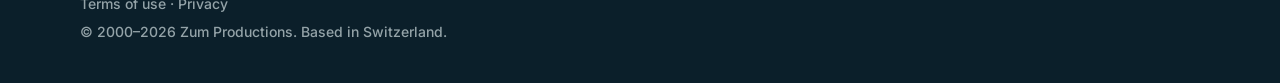
<file: games/summit-rescue/index.html>
<!DOCTYPE html>
<html lang="en">
<head>
  <!-- Unpublished. Remove the noindex meta when this section is published. -->
  <meta charset="utf-8">
  <script>document.documentElement.classList.add("js");</script>
  <meta name="viewport" content="width=device-width, initial-scale=1">
  <title>Summit Rescue — Zum Productions Games</title>
  <meta name="description" content="Hold to lift. Get them off the ridge before the storm. Coming soon to Google Play.">
  <meta name="robots" content="noindex">
  <link rel="canonical" href="https://zumproductions.com/games/summit-rescue/">
  <meta name="theme-color" content="#0B1F2A">
  <link rel="icon" href="/favicon.ico" sizes="any">
  <link rel="icon" href="/favicon.svg" type="image/svg+xml">
  <link rel="icon" type="image/png" sizes="32x32" href="/favicon-32x32.png">
  <link rel="icon" type="image/png" sizes="16x16" href="/favicon-16x16.png">
  <link rel="apple-touch-icon" sizes="180x180" href="/apple-touch-icon.png">
  <link rel="manifest" href="/site.webmanifest">
  <meta property="og:type" content="website">
  <meta property="og:site_name" content="Zum Productions">
  <meta property="og:title" content="Summit Rescue — Zum Productions Games">
  <meta property="og:description" content="Hold to lift. Get them off the ridge before the storm. Coming soon to Google Play.">
  <meta property="og:url" content="https://zumproductions.com/games/summit-rescue/">
  <meta property="og:locale" content="en_GB">
  <meta property="og:locale:alternate" content="fr_CH">
  <meta property="og:image" content="https://zumproductions.com/assets/og/og-default-en.png">
  <meta property="og:image:width" content="1200">
  <meta property="og:image:height" content="630">
  <meta property="og:image:alt" content="Zum Productions — Games · SaaS · Websites · IT">
  <meta name="twitter:card" content="summary_large_image">
  <meta name="twitter:title" content="Summit Rescue — Zum Productions Games">
  <meta name="twitter:description" content="Hold to lift. Get them off the ridge before the storm. Coming soon to Google Play.">
  <meta name="twitter:image" content="https://zumproductions.com/assets/og/og-default-en.png">

  <link rel="stylesheet" href="../../css/styles.css">
</head>
<body>
  <a class="skip" href="#main">Skip to content</a>
  <header class="site-header">
    <div class="wrap bar">
      <a class="brand" href="../">
        <img class="logo-games" src="../../assets/brand/zum-games_light.svg" alt="Zum Games" width="208" height="56">
      </a>
      <button class="nav-toggle" type="button" aria-expanded="false" aria-controls="site-nav" aria-label="Open menu">
        <svg class="nav-icon" viewBox="0 0 24 24" width="22" height="22" aria-hidden="true" focusable="false">
          <path class="nav-icon-open" d="M4 7h16M4 12h16M4 17h16" fill="none" stroke="currentColor" stroke-width="2" stroke-linecap="round"/>
          <path class="nav-icon-close" d="M6 6l12 12M18 6L6 18" fill="none" stroke="currentColor" stroke-width="2" stroke-linecap="round"/>
        </svg>
      </button>
      <nav class="site-nav" id="site-nav" aria-label="Primary">
        <ul>
          <li><a href="../../index.html#websites">Websites</a></li>
          <li><a href="../../index.html#apps">Apps</a></li>
          <li><a href="../../index.html#hosting">Hosting</a></li>
          <li><a href="../" aria-current="page">Games</a></li>
          <li><a href="../../index.html#contact">Contact</a></li>
        </ul>
      </nav>
    </div>
  </header>
  <main id="main" class="subpage game">
    <div class="wrap">
      <p class="crumb"><a href="../">All games</a></p>
      <figure class="feature">
        <picture>
        <source type="image/avif" srcset="../../assets/games/summit-rescue/feature-w640.avif 640w, ../../assets/games/summit-rescue/feature-1024x500.avif 1024w" sizes="(max-width: 768px) calc(100vw - 2.5rem), 1024px">
        <source type="image/webp" srcset="../../assets/games/summit-rescue/feature-w640.webp 640w, ../../assets/games/summit-rescue/feature-1024x500.webp 1024w" sizes="(max-width: 768px) calc(100vw - 2.5rem), 1024px">
        <img src="../../assets/games/summit-rescue/feature-1024x500.png" width="1024" height="500" alt="Summit Rescue artwork: a red helicopter winches a hiker in an orange jacket off a cliff as a storm closes on an alpine valley. The line reads: One-touch alpine rescue." decoding="async" fetchpriority="high">
      </picture>
      </figure>
      <div class="game-heading">
        <span class="game-icon">
          <picture>
        <source type="image/avif" srcset="../../assets/games/summit-rescue/icon-256.avif 256w, ../../assets/games/summit-rescue/icon-512.avif 512w" sizes="72px">
        <source type="image/webp" srcset="../../assets/games/summit-rescue/icon-256.webp 256w, ../../assets/games/summit-rescue/icon-512.webp 512w" sizes="72px">
        <img src="../../assets/games/summit-rescue/icon-512.png" width="512" height="512" alt="" decoding="async">
      </picture>
        </span>
        <div>
          <h1>Summit Rescue</h1>
          <p class="tagline">Hold to lift. Get them off the ridge before the storm.</p>
        </div>
      </div>
      <p class="game-desc">A one-touch mountain helicopter rescue. Hold anywhere to climb and release to drop, then winch stranded hikers off the ledges while wind gusts and an incoming storm squeeze your window.</p>
      <dl class="game-facts">
        <div><dt>Genre</dt><dd>One-touch arcade</dd></div>
        <div><dt>Orientation</dt><dd>Landscape</dd></div>
        <div><dt>Platform</dt><dd>Android</dd></div>
        <div><dt>Status</dt><dd>In development</dd></div>
      </dl>
      <p class="status-row"><span class="status-pill">Coming soon</span></p>
      <p class="store-soon">Coming soon to Google Play</p>
      <section class="screenshots" aria-labelledby="shots-title">
      <div class="section-kicker">
        <h2 id="shots-title">Screenshots</h2>
        <p class="wip">Work in progress</p>
      </div>
      <p class="shots-note">Screenshots are not ready yet.</p>
    </section>
      <section class="game-support" aria-labelledby="support-title">
        <h2 id="support-title">Support</h2>
        <p><a href="mailto:games@zumproductions.com">games@zumproductions.com</a></p>
      </section>
      <p class="game-privacy"><a href="https://zumproductions.com/games/privacy/#summit-rescue">Privacy policy</a></p>
    </div>
  </main>
  <footer class="site-footer">
    <div class="wrap">
      <div class="footer-top">
        <a class="footer-brand" href="../">
          <img class="logo-games" src="../../assets/brand/zum-games_dark.svg" alt="Zum Games" width="208" height="56">
        </a>
        <nav class="footer-nav" aria-label="Footer">
          <ul>
            <li><a href="../../index.html#websites">Websites</a></li>
            <li><a href="../../index.html#apps">Apps</a></li>
            <li><a href="../../index.html#hosting">Hosting</a></li>
            <li><a href="../">Games</a></li>
            <li><a href="../../index.html#contact">Contact</a></li>
          </ul>
        </nav>
      </div>
      <p class="footer-mail"><a href="mailto:games@zumproductions.com">games@zumproductions.com</a></p>
      <p class="footer-meta">
        <a href="../../terms.html">Terms of use</a>
        <span aria-hidden="true"> · </span>
        <a href="../../privacy.html">Privacy</a>
      </p>
      <p class="footer-meta">© 2000–2026 Zum Productions. Based in Switzerland.</p>
    </div>
  </footer>
  <script src="../../js/nav.js"></script>
</body>
</html>
</file>
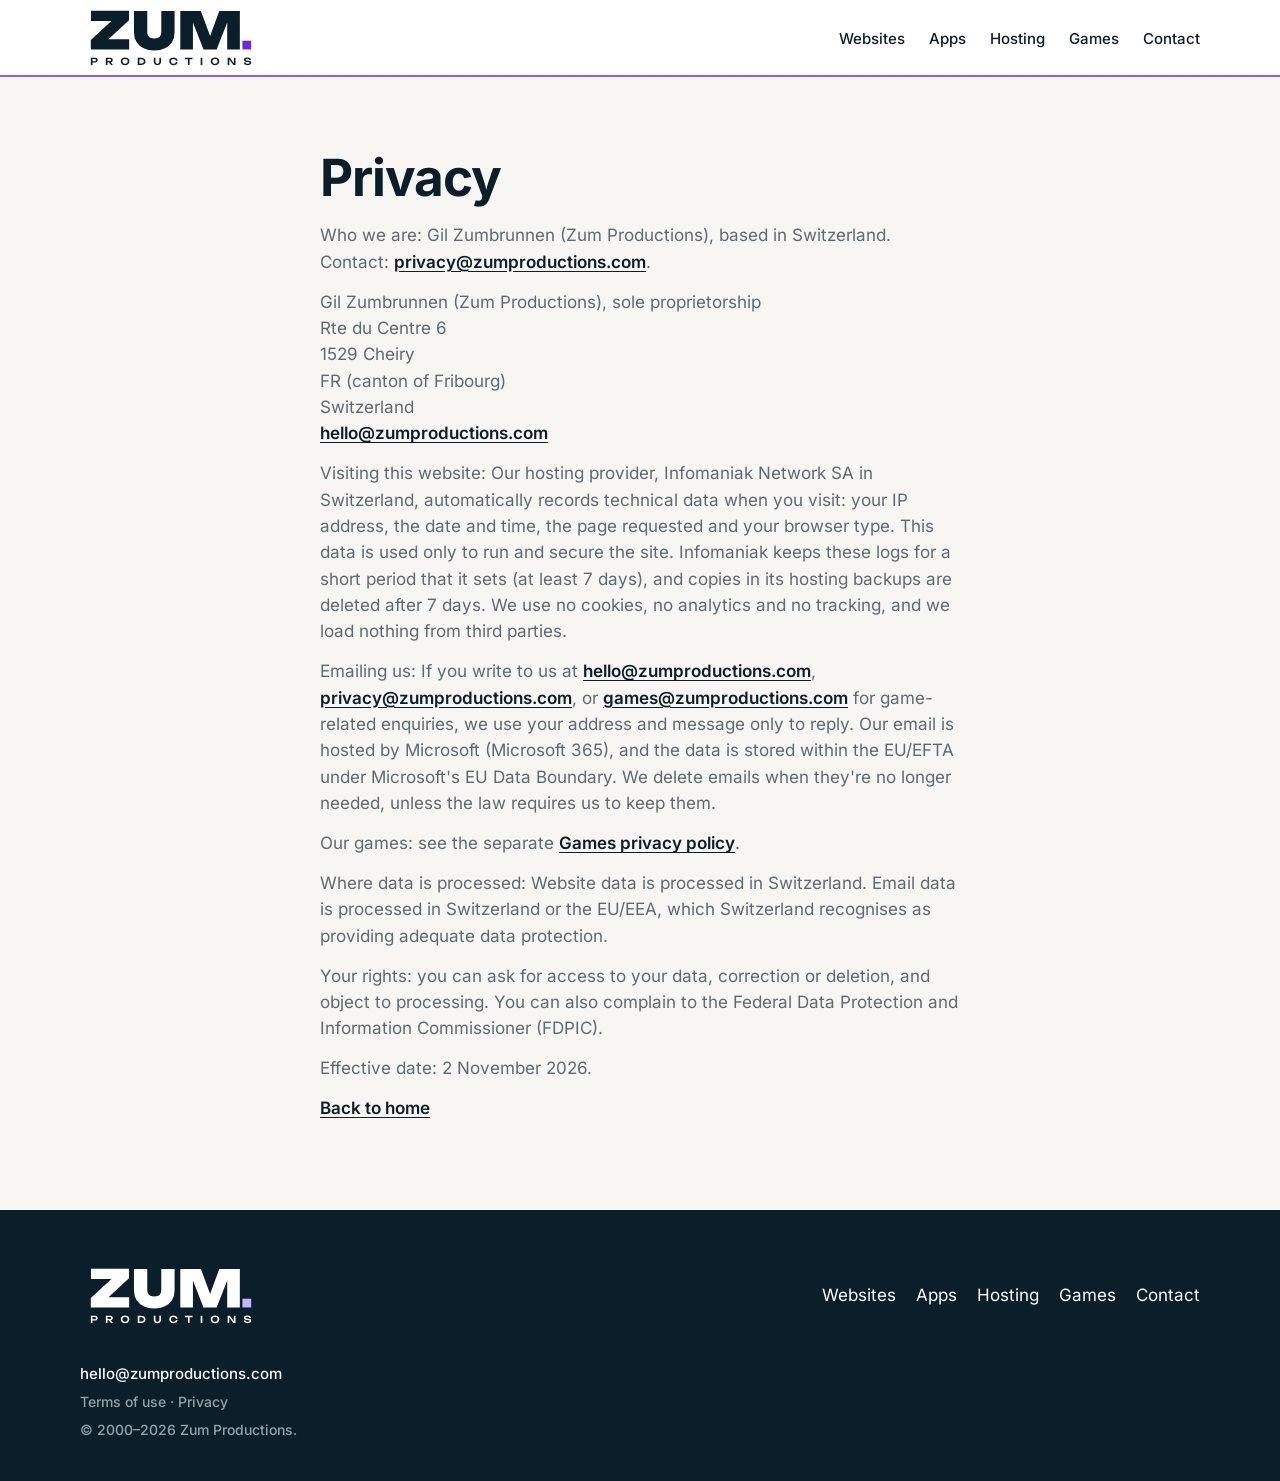
<file: privacy.html>
<!DOCTYPE html>
<html lang="en">
<head>
  <meta charset="utf-8">
  <script>document.documentElement.classList.add("js");</script>
  <meta name="viewport" content="width=device-width, initial-scale=1">
  <title>Privacy — Zum Productions</title>
  <meta name="description" content="Privacy notice for Zum Productions. No cookies, no analytics, and no tracking. Hosting logs and email are described here.">
  <link rel="canonical" href="https://zumproductions.com/privacy.html">
  <meta name="theme-color" content="#0B1F2A">
  <link rel="icon" href="/favicon.ico" sizes="any">
  <link rel="icon" href="/favicon.svg" type="image/svg+xml">
  <link rel="icon" type="image/png" sizes="32x32" href="/favicon-32x32.png">
  <link rel="icon" type="image/png" sizes="16x16" href="/favicon-16x16.png">
  <link rel="apple-touch-icon" sizes="180x180" href="/apple-touch-icon.png">
  <link rel="manifest" href="/site.webmanifest">
  <meta property="og:type" content="website">
  <meta property="og:site_name" content="Zum Productions">
  <meta property="og:title" content="Privacy — Zum Productions">
  <meta property="og:description" content="Privacy notice for Zum Productions. No cookies, no analytics, and no tracking. Hosting logs and email are described here.">
  <meta property="og:url" content="https://zumproductions.com/privacy.html">
  <meta property="og:locale" content="en_GB">
  <meta property="og:locale:alternate" content="fr_CH">
  <meta property="og:image" content="https://zumproductions.com/assets/og/og-default-en.png">
  <meta property="og:image:width" content="1200">
  <meta property="og:image:height" content="630">
  <meta property="og:image:alt" content="Zum Productions — Games · SaaS · Websites · IT">
  <meta name="twitter:card" content="summary_large_image">
  <meta name="twitter:title" content="Privacy — Zum Productions">
  <meta name="twitter:description" content="Privacy notice for Zum Productions. No cookies, no analytics, and no tracking. Hosting logs and email are described here.">
  <meta name="twitter:image" content="https://zumproductions.com/assets/og/og-default-en.png">

  <link rel="stylesheet" href="css/styles.css">
</head>
<body>
  <a class="skip" href="#main">Skip to content</a>
  <header class="site-header">
    <div class="wrap bar">
      <a class="brand" href="index.html">
        <img class="logo-main" src="assets/brand/zum-productions_light.svg" alt="Zum Productions" width="162" height="56">
      </a>
      <button class="nav-toggle" type="button" aria-expanded="false" aria-controls="site-nav" aria-label="Open menu">
        <svg class="nav-icon" viewBox="0 0 24 24" width="22" height="22" aria-hidden="true" focusable="false">
          <path class="nav-icon-open" d="M4 7h16M4 12h16M4 17h16" fill="none" stroke="currentColor" stroke-width="2" stroke-linecap="round"/>
          <path class="nav-icon-close" d="M6 6l12 12M18 6L6 18" fill="none" stroke="currentColor" stroke-width="2" stroke-linecap="round"/>
        </svg>
      </button>
      <nav class="site-nav" id="site-nav" aria-label="Primary">
        <ul>
          <li><a href="index.html#websites">Websites</a></li>
          <li><a href="index.html#apps">Apps</a></li>
          <li><a href="index.html#hosting">Hosting</a></li>
          <li><a href="games/">Games</a></li>
          <li><a href="index.html#contact">Contact</a></li>
        </ul>
      </nav>
    </div>
  </header>

  <main id="main" class="subpage">
    <div class="wrap prose">
      <h1>Privacy</h1>
      <p>Who we are: Gil Zumbrunnen (Zum Productions), based in Switzerland. Contact: <a href="mailto:privacy@zumproductions.com">privacy@zumproductions.com</a>.</p>
      <address>
        Gil Zumbrunnen (Zum Productions), sole proprietorship<br>
        Rte du Centre 6<br>
        1529 Cheiry<br>
        FR (canton of Fribourg)<br>
        Switzerland<br>
        <a href="mailto:hello@zumproductions.com">hello@zumproductions.com</a>
      </address>
      <p>Visiting this website: Our hosting provider, Infomaniak Network SA in Switzerland, automatically records technical data when you visit: your IP address, the date and time, the page requested and your browser type. This data is used only to run and secure the site. Infomaniak keeps these logs for a short period that it sets (at least 7 days), and copies in its hosting backups are deleted after 7 days. We use no cookies, no analytics and no tracking, and we load nothing from third parties.</p>
      <p>Emailing us: If you write to us at <a href="mailto:hello@zumproductions.com">hello@zumproductions.com</a>, <a href="mailto:privacy@zumproductions.com">privacy@zumproductions.com</a>, or <a href="mailto:games@zumproductions.com">games@zumproductions.com</a> for game-related enquiries, we use your address and message only to reply. Our email is hosted by Microsoft (Microsoft 365), and the data is stored within the EU/EFTA under Microsoft's EU Data Boundary. We delete emails when they're no longer needed, unless the law requires us to keep them.</p>
      <p>Our games: see the separate <a href="/games/privacy/">Games privacy policy</a>.</p>
      <p>Where data is processed: Website data is processed in Switzerland. Email data is processed in Switzerland or the EU/EEA, which Switzerland recognises as providing adequate data protection.</p>
      <p>Your rights: you can ask for access to your data, correction or deletion, and object to processing. You can also complain to the Federal Data Protection and Information Commissioner (FDPIC).</p>
      <p>Effective date: 2 November 2026.</p>
      <p><a href="index.html">Back to home</a></p>
    </div>
  </main>

  <footer class="site-footer">
    <div class="wrap">
      <div class="footer-top">
        <a class="footer-brand" href="index.html">
          <img class="logo-main" src="assets/brand/zum-productions_dark.svg" alt="Zum Productions" width="162" height="56">
        </a>
        <nav class="footer-nav" aria-label="Footer">
          <ul>
            <li><a href="index.html#websites">Websites</a></li>
            <li><a href="index.html#apps">Apps</a></li>
            <li><a href="index.html#hosting">Hosting</a></li>
            <li><a href="games/">Games</a></li>
            <li><a href="index.html#contact">Contact</a></li>
          </ul>
        </nav>
      </div>
      <p class="footer-mail"><a href="mailto:hello@zumproductions.com">hello@zumproductions.com</a></p>
      <p class="footer-meta">
        <a href="terms.html">Terms of use</a>
        <span aria-hidden="true"> · </span>
        <a href="privacy.html">Privacy</a>
      </p>
      <p class="footer-meta">© 2000–2026 Zum Productions.</p>
    </div>
  </footer>
  <script src="js/nav.js"></script>
</body>
</html>
</file>
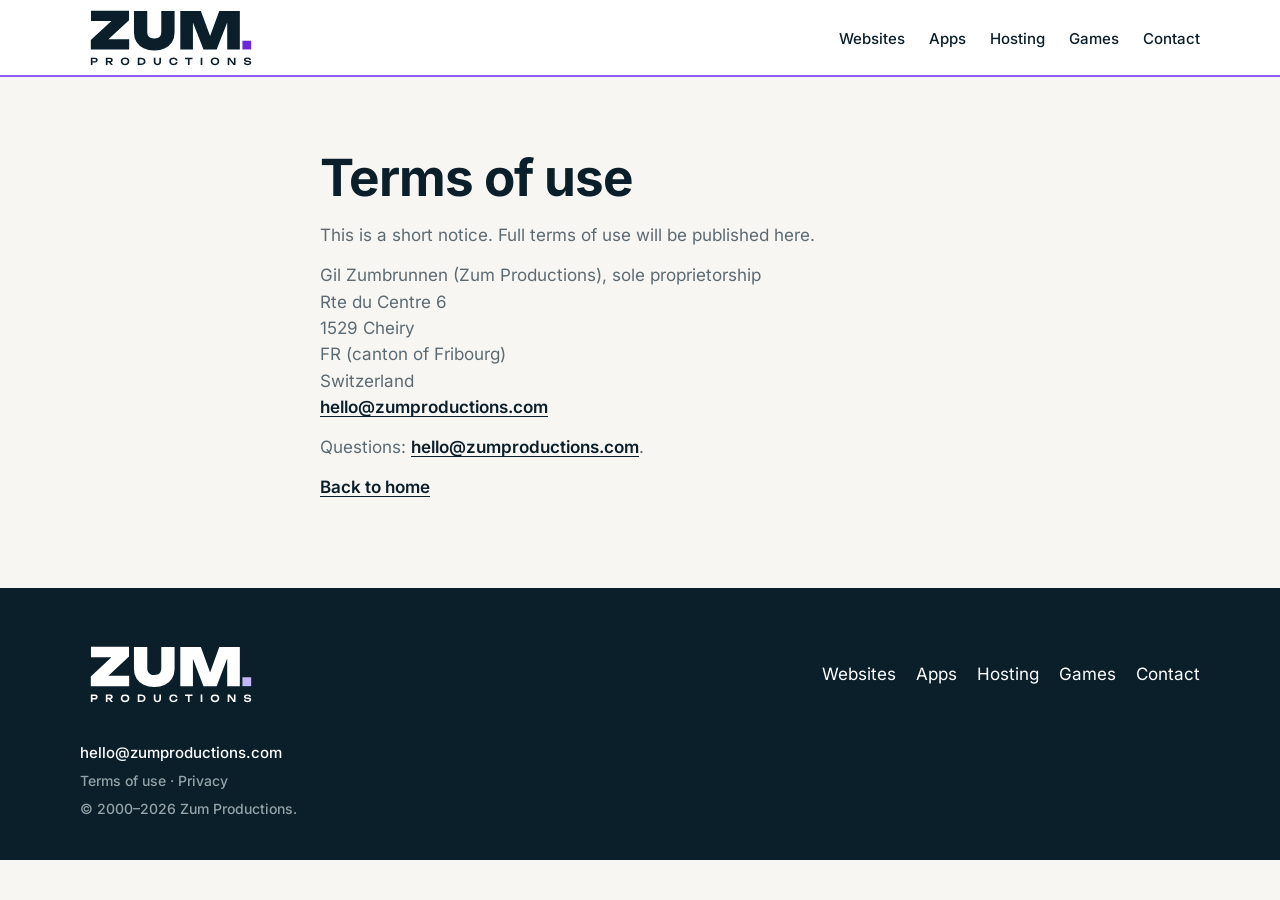
<file: terms.html>
<!DOCTYPE html>
<html lang="en">
<head>
  <meta charset="utf-8">
  <script>document.documentElement.classList.add("js");</script>
  <meta name="viewport" content="width=device-width, initial-scale=1">
  <title>Terms of use — Zum Productions</title>
  <meta name="description" content="Short terms notice for Zum Productions. Full terms of use will be published here.">
  <link rel="canonical" href="https://zumproductions.com/terms.html">
  <meta name="theme-color" content="#0B1F2A">
  <link rel="icon" href="/favicon.ico" sizes="any">
  <link rel="icon" href="/favicon.svg" type="image/svg+xml">
  <link rel="icon" type="image/png" sizes="32x32" href="/favicon-32x32.png">
  <link rel="icon" type="image/png" sizes="16x16" href="/favicon-16x16.png">
  <link rel="apple-touch-icon" sizes="180x180" href="/apple-touch-icon.png">
  <link rel="manifest" href="/site.webmanifest">
  <meta property="og:type" content="website">
  <meta property="og:site_name" content="Zum Productions">
  <meta property="og:title" content="Terms of use — Zum Productions">
  <meta property="og:description" content="Short terms notice for Zum Productions. Full terms of use will be published here.">
  <meta property="og:url" content="https://zumproductions.com/terms.html">
  <meta property="og:locale" content="en_GB">
  <meta property="og:locale:alternate" content="fr_CH">
  <meta property="og:image" content="https://zumproductions.com/assets/og/og-default-en.png">
  <meta property="og:image:width" content="1200">
  <meta property="og:image:height" content="630">
  <meta property="og:image:alt" content="Zum Productions — Games · SaaS · Websites · IT">
  <meta name="twitter:card" content="summary_large_image">
  <meta name="twitter:title" content="Terms of use — Zum Productions">
  <meta name="twitter:description" content="Short terms notice for Zum Productions. Full terms of use will be published here.">
  <meta name="twitter:image" content="https://zumproductions.com/assets/og/og-default-en.png">

  <link rel="stylesheet" href="css/styles.css">
</head>
<body>
  <a class="skip" href="#main">Skip to content</a>
  <header class="site-header">
    <div class="wrap bar">
      <a class="brand" href="index.html">
        <img class="logo-main" src="assets/brand/zum-productions_light.svg" alt="Zum Productions" width="162" height="56">
      </a>
      <button class="nav-toggle" type="button" aria-expanded="false" aria-controls="site-nav" aria-label="Open menu">
        <svg class="nav-icon" viewBox="0 0 24 24" width="22" height="22" aria-hidden="true" focusable="false">
          <path class="nav-icon-open" d="M4 7h16M4 12h16M4 17h16" fill="none" stroke="currentColor" stroke-width="2" stroke-linecap="round"/>
          <path class="nav-icon-close" d="M6 6l12 12M18 6L6 18" fill="none" stroke="currentColor" stroke-width="2" stroke-linecap="round"/>
        </svg>
      </button>
      <nav class="site-nav" id="site-nav" aria-label="Primary">
        <ul>
          <li><a href="index.html#websites">Websites</a></li>
          <li><a href="index.html#apps">Apps</a></li>
          <li><a href="index.html#hosting">Hosting</a></li>
          <li><a href="games/">Games</a></li>
          <li><a href="index.html#contact">Contact</a></li>
        </ul>
      </nav>
    </div>
  </header>

  <main id="main" class="subpage">
    <div class="wrap prose">
      <h1>Terms of use</h1>
      <p>This is a short notice. Full terms of use will be published here.</p>
      <address>
        Gil Zumbrunnen (Zum Productions), sole proprietorship<br>
        Rte du Centre 6<br>
        1529 Cheiry<br>
        FR (canton of Fribourg)<br>
        Switzerland<br>
        <a href="mailto:hello@zumproductions.com">hello@zumproductions.com</a>
      </address>
      <p>Questions: <a href="mailto:hello@zumproductions.com">hello@zumproductions.com</a>.</p>
      <p><a href="index.html">Back to home</a></p>
    </div>
  </main>

  <footer class="site-footer">
    <div class="wrap">
      <div class="footer-top">
        <a class="footer-brand" href="index.html">
          <img class="logo-main" src="assets/brand/zum-productions_dark.svg" alt="Zum Productions" width="162" height="56">
        </a>
        <nav class="footer-nav" aria-label="Footer">
          <ul>
            <li><a href="index.html#websites">Websites</a></li>
            <li><a href="index.html#apps">Apps</a></li>
            <li><a href="index.html#hosting">Hosting</a></li>
            <li><a href="games/">Games</a></li>
            <li><a href="index.html#contact">Contact</a></li>
          </ul>
        </nav>
      </div>
      <p class="footer-mail"><a href="mailto:hello@zumproductions.com">hello@zumproductions.com</a></p>
      <p class="footer-meta">
        <a href="terms.html">Terms of use</a>
        <span aria-hidden="true"> · </span>
        <a href="privacy.html">Privacy</a>
      </p>
      <p class="footer-meta">© 2000–2026 Zum Productions.</p>
    </div>
  </footer>
  <script src="js/nav.js"></script>
</body>
</html>
</file>
<file: css/styles.css>
@font-face {
  font-family: Inter;
  font-style: normal;
  font-weight: 100 900;
  font-display: swap;
  src: url("../assets/fonts/inter-latin.woff2") format("woff2");
  unicode-range: U+0000-00FF, U+0131, U+0152-0153, U+02BB-02BC, U+02C6, U+02DA, U+02DC, U+0304, U+0308, U+0329, U+2000-206F, U+20AC, U+2122, U+2191, U+2193, U+2212, U+2215, U+FEFF, U+FFFD;
}

:root {
  --ink: #0B1F2A;
  --purple: #6D28D9;
  --purple-hover: #5B21B6;
  --purple-soft: #8B5CF6;
  --lavender: #C4B5FD;
  --bg: #F8F6F3;
  --surface: #FFFFFF;
  --border: #E5E2DC;
  --text: #0B1F2A;
  --text-sec: #5C6B73;
  --muted: #94A3A8;
  --white: #FFFFFF;
}

*,
*::before,
*::after {
  box-sizing: border-box;
}

html {
  scroll-behavior: smooth;
  color-scheme: light;
}

body {
  margin: 0;
  background: var(--bg);
  color: var(--text);
  font-family: Inter, system-ui, -apple-system, "Segoe UI", Roboto, sans-serif;
  font-size: 1.0625rem;
  font-weight: 400;
  line-height: 1.55;
}

body.page-404 {
  min-height: 100vh;
  display: flex;
  flex-direction: column;
}

body.page-404 > main {
  flex: 1 0 auto;
}

img {
  max-width: 100%;
  height: auto;
}

h1,
h2,
h3,
p {
  margin: 0;
}

h1,
h2,
h3 {
  color: var(--ink);
  letter-spacing: -0.02em;
}

h1 {
  font-size: clamp(2.25rem, 4vw, 3.25rem);
  font-weight: 700;
  line-height: 1.12;
  max-width: 12em;
}

h2 {
  font-size: 1.75rem;
  font-weight: 650;
  line-height: 1.2;
}

h3 {
  font-size: 1.25rem;
  font-weight: 600;
  letter-spacing: -0.015em;
  line-height: 1.3;
}

a {
  color: var(--ink);
}

a:hover {
  color: var(--purple);
}

:focus {
  outline: none;
}

:focus-visible {
  outline: 2px solid var(--purple);
  outline-offset: 2px;
}

::selection {
  background: var(--purple);
  color: var(--white);
}

.skip {
  position: absolute;
  left: 1rem;
  top: 0;
  transform: translateY(-120%);
  background: var(--ink);
  color: var(--white);
  padding: 0.5rem 0.75rem;
  border-radius: 8px;
  z-index: 40;
  text-decoration: none;
  font-weight: 600;
}

.skip:focus {
  transform: none;
  top: 0.75rem;
}

.wrap {
  width: min(70rem, calc(100% - 3rem));
  margin-inline: auto;
}

.visually-hidden {
  position: absolute;
  width: 1px;
  height: 1px;
  padding: 0;
  margin: -1px;
  overflow: hidden;
  clip: rect(0, 0, 0, 0);
  white-space: nowrap;
  border: 0;
}

[id] {
  scroll-margin-top: 5.5rem;
}

.site-header {
  position: sticky;
  top: 0;
  z-index: 20;
  background: var(--surface);
  border-bottom: 1px solid var(--border);
}

.site-header::after {
  content: "";
  position: absolute;
  left: 0;
  right: 0;
  bottom: -1px;
  height: 2px;
  background: var(--purple-soft);
}

.bar {
  display: flex;
  align-items: center;
  justify-content: space-between;
  gap: 1rem;
  min-height: 4.75rem;
}

.brand {
  display: flex;
  align-items: center;
  flex-shrink: 0;
  text-decoration: none;
  color: inherit;
  /* Clear space is about 16% of the main logo height and 17% of the games logo height. */
  padding: 0.625rem;
}

.brand img,
.footer-brand img {
  display: block;
  height: auto;
  max-width: none;
  object-fit: contain;
}

/* 162×56 stays above the 120px minimum. 208×56 stays above the 100px games minimum. */
.brand img.logo-main,
.footer-brand img.logo-main {
  width: 162px;
  min-width: 120px;
}

.brand img.logo-games,
.footer-brand img.logo-games {
  width: 208px;
  min-width: 100px;
}

.nav-toggle {
  display: none;
  width: 2.75rem;
  height: 2.75rem;
  align-items: center;
  justify-content: center;
  padding: 0;
  border: 1px solid var(--border);
  border-radius: 8px;
  background: var(--surface);
  color: var(--ink);
  cursor: pointer;
}

.nav-icon {
  display: block;
}

.nav-icon-close {
  display: none;
}

.nav-toggle[aria-expanded="true"] .nav-icon-open {
  display: none;
}

.nav-toggle[aria-expanded="true"] .nav-icon-close {
  display: block;
}

.site-nav ul {
  display: flex;
  align-items: center;
  gap: 1.5rem;
  list-style: none;
  margin: 0;
  padding: 0;
}

.site-nav a {
  color: var(--ink);
  text-decoration: none;
  font-size: 0.9375rem;
  font-weight: 500;
}

.site-nav a:hover {
  color: var(--purple);
}

.hero {
  padding: 5.5rem 0 4.5rem;
}

.eyebrow {
  display: flex;
  align-items: center;
  gap: 0.65rem;
  margin: 0 0 0.85rem;
  color: var(--text-sec);
  font-size: 0.875rem;
  font-weight: 500;
  letter-spacing: 0.06em;
  text-transform: uppercase;
}

.eyebrow-mark {
  width: 1.4rem;
  height: 2px;
  background: var(--purple-soft);
  flex: none;
}

.lede {
  max-width: 36rem;
  margin-top: 1rem;
  color: var(--text-sec);
}

.trust {
  max-width: 36rem;
  margin: 1.35rem 0 0;
  color: var(--text-sec);
  font-size: 0.9375rem;
}

.actions {
  display: flex;
  flex-wrap: wrap;
  align-items: center;
  gap: 0.85rem 1.25rem;
  margin-top: 1.75rem;
}

.btn {
  display: inline-flex;
  align-items: center;
  justify-content: center;
  padding: 0.75rem 1.25rem;
  border-radius: 8px;
  border: 1px solid transparent;
  font-size: 1.1875rem;
  font-weight: 700;
  line-height: 1.2;
  text-decoration: none;
  cursor: pointer;
}

.btn-primary {
  background: var(--purple);
  border-color: var(--purple);
  color: var(--white);
}

.btn-primary:hover {
  background: var(--purple-hover);
  border-color: var(--purple-hover);
  color: var(--white);
}

.btn-ghost {
  background: transparent;
  border-color: var(--ink);
  color: var(--ink);
}

.btn-ghost:hover {
  border-color: var(--purple);
  color: var(--purple);
}

.link {
  font-weight: 600;
  text-underline-offset: 0.18em;
}

.services {
  padding: 0 0 4.5rem;
}

.cards {
  display: grid;
  grid-template-columns: repeat(3, 1fr);
  gap: 1.5rem;
}

.card {
  background: var(--surface);
  border: 1px solid var(--border);
  border-radius: 14px;
  padding: 1.75rem;
  transition: border-color 0.2s ease, box-shadow 0.2s ease, transform 0.2s ease;
}

.card:hover {
  border-color: color-mix(in srgb, var(--purple) 40%, transparent);
  box-shadow: 0 8px 24px rgba(11, 31, 42, 0.08);
  transform: translateY(-2px);
}

.card img {
  display: block;
  width: 52px;
  height: 52px;
}

.card h3 {
  margin: 1rem 0 0.4rem;
}

.card p {
  color: var(--text-sec);
}

.contact {
  padding: 0.5rem 0 5.5rem;
}

.contact h2 {
  max-width: 12.5em;
}

.site-footer {
  background: var(--ink);
  color: var(--white);
  padding: 3rem 0 2.5rem;
}

.footer-top {
  display: flex;
  justify-content: space-between;
  align-items: center;
  gap: 1.5rem 2rem;
  flex-wrap: wrap;
  margin-bottom: 1.75rem;
}

.footer-brand {
  display: inline-flex;
  align-items: center;
  color: var(--white);
  text-decoration: none;
  padding: 0.625rem;
}

.site-footer .footer-brand:hover,
.site-footer .footer-brand:focus-visible {
  color: var(--white);
  text-decoration: none;
}

.site-footer .footer-brand:hover img,
.site-footer .footer-brand:focus-visible img {
  opacity: 0.85;
}

.site-footer .footer-brand:focus-visible {
  outline: 2px solid var(--lavender);
  outline-offset: 2px;
}

.footer-nav ul {
  display: flex;
  flex-wrap: wrap;
  gap: 0.75rem 1.25rem;
  list-style: none;
  margin: 0;
  padding: 0;
}

.site-footer a {
  color: var(--white);
  text-decoration: none;
}

.site-footer a:hover {
  color: var(--white);
  text-decoration: underline;
  text-decoration-color: var(--purple-soft);
  text-underline-offset: 0.2em;
}

.site-footer a:focus-visible {
  outline-color: var(--lavender);
}

.footer-meta {
  margin: 0.4rem 0 0;
  color: var(--muted);
  font-size: 0.875rem;
  font-weight: 500;
}

.footer-mail {
  margin: 0.85rem 0 0;
  font-size: 0.9375rem;
  font-weight: 500;
}

.footer-meta a {
  color: var(--muted);
}

.footer-meta a:hover {
  color: var(--white);
  text-decoration-color: var(--purple-soft);
}

.site-footer address {
  font-style: normal;
}

.prose address {
  margin: 0.85rem 0 0;
  color: var(--text-sec);
  font-style: normal;
}

.subpage {
  padding: 4.5rem 0 5.5rem;
}

.prose {
  max-width: 40rem;
}

.prose h1 {
  margin-bottom: 1rem;
}

.prose p {
  margin-top: 0.85rem;
  color: var(--text-sec);
}

.prose a {
  font-weight: 600;
  text-underline-offset: 0.18em;
}

@media (max-width: 768px) {
  .wrap {
    width: min(70rem, calc(100% - 2.5rem));
  }

  .bar {
    flex-wrap: wrap;
  }

  .hero {
    padding: 3.25rem 0 3rem;
  }

  .brand img.logo-main,
  .footer-brand img.logo-main {
    width: 133px;
  }

  .brand img.logo-games,
  .footer-brand img.logo-games {
    width: 160px;
  }

  .cards {
    grid-template-columns: 1fr;
  }

  .site-nav {
    width: 100%;
  }

  .site-nav ul {
    flex-wrap: wrap;
    gap: 0.65rem 1.1rem;
    padding-bottom: 0.85rem;
  }

  .js .nav-toggle {
    display: inline-flex;
  }

  .js .site-nav {
    display: none;
    position: absolute;
    top: 100%;
    left: 0;
    right: 0;
    width: auto;
    background: var(--surface);
    border-bottom: 1px solid var(--border);
    padding: 0.25rem 1.25rem 0.75rem;
    box-shadow: 0 8px 24px rgba(11, 31, 42, 0.08);
  }

  .js .site-nav.is-open {
    display: block;
  }

  .js .site-nav ul {
    flex-direction: column;
    align-items: stretch;
    gap: 0;
    padding-bottom: 0;
  }

  .js .site-nav a {
    display: block;
    padding: 0.9rem 0;
    border-top: 1px solid var(--border);
  }

  .footer-top {
    align-items: flex-start;
  }
}

@media (prefers-reduced-motion: reduce) {
  html {
    scroll-behavior: auto;
  }

  .card,
  .btn,
  .game-card {
    transition: none;
  }

  .card:hover,
  .game-card:hover {
    transform: none;
  }
}

.site-nav a[aria-current="page"] {
  color: var(--purple);
}

.games-band {
  padding: 0 0 4.5rem;
}

.games-teaser h2 {
  margin-top: 0.35rem;
}

.games-teaser .actions {
  margin-top: 1.25rem;
}

.games-hero-frame {
  position: relative;
  background: var(--ink);
  overflow: hidden;
}

.games-hero-frame picture {
  display: block;
}

.games-hero-frame img {
  display: block;
  width: 100%;
  height: auto;
  object-fit: cover;
  object-position: center;
}

.games-hero-copy {
  position: absolute;
  /* Headline sits in the calm sky: x 230–760, y 70–300 on the 1600×600 art. */
  left: calc(230 / 1600 * 100%);
  top: calc(70 / 600 * 100%);
  width: calc(530 / 1600 * 100%);
  z-index: 1;
  padding: 0.7rem 1rem 0.85rem;
  border-radius: 12px;
  background: rgba(11, 31, 42, 0.72);
  color: #F8F6F3;
}

.games-hero-copy h1,
.games-hero-copy .lede,
.games-hero-copy .eyebrow {
  color: #F8F6F3;
}

.games-hero-copy h1 {
  max-width: none;
  font-size: clamp(1.85rem, 3.4vw, 3rem);
}

.games-hero-copy .lede {
  max-width: none;
  margin-top: 0.55rem;
}

.game-index {
  padding: 0 0 5rem;
}

.game-grid {
  display: grid;
  grid-template-columns: repeat(3, 1fr);
  gap: 1.5rem;
  list-style: none;
  margin: 0;
  padding: 0;
}

.game-grid > li {
  display: flex;
  min-width: 0;
}

.game-card {
  display: flex;
  flex: 1;
  flex-direction: column;
  align-items: flex-start;
  gap: 0.45rem;
  background: var(--surface);
  border: 1px solid var(--border);
  border-radius: 14px;
  padding: 1.5rem;
  color: inherit;
  text-decoration: none;
  transition: border-color 0.2s ease, box-shadow 0.2s ease, transform 0.2s ease;
}

.game-card:hover {
  color: inherit;
  border-color: color-mix(in srgb, var(--purple) 40%, transparent);
  box-shadow: 0 8px 24px rgba(11, 31, 42, 0.08);
  transform: translateY(-2px);
}

.game-card:hover h2 {
  color: var(--purple);
}

.game-card:focus-visible {
  outline: 2px solid var(--purple);
  outline-offset: 3px;
}

.game-icon {
  flex: none;
  flex-shrink: 0;
  width: 72px;
  height: 72px;
}

.game-icon img,
.game-heading img {
  display: block;
  width: 72px;
  height: 72px;
  max-width: none;
  flex-shrink: 0;
  border-radius: 16px;
  background: var(--ink);
}

.game-card h2 {
  margin-top: 0.35rem;
  font-size: 1.25rem;
}

.tagline,
.game-card .meta,
.shots-note,
.game-desc {
  color: var(--text-sec);
}

.game-card .meta,
.wip {
  margin: 0;
  font-size: 0.8125rem;
}

.wip {
  color: var(--text-sec);
  font-size: 0.75rem;
  font-weight: 650;
  letter-spacing: 0.06em;
  text-transform: uppercase;
}

.status-row {
  margin-top: auto;
  padding-top: 0.85rem;
}

.status-pill,
a.game-card:hover .status-pill {
  display: inline-block;
  padding: 0.2rem 0.6rem;
  border-radius: 999px;
  background: var(--purple);
  color: var(--white);
  font-size: 0.8125rem;
  font-weight: 650;
  line-height: 1.35;
}

.crumb {
  margin: 0 0 1.25rem;
  font-weight: 600;
}

.crumb a,
.backlinks a,
.game-support a,
.game-privacy a {
  font-weight: 600;
  text-underline-offset: 0.18em;
}

.feature {
  margin: 0 0 1.75rem;
  max-width: 1024px;
}

.feature img {
  display: block;
  width: 100%;
  max-width: 1024px;
  height: auto;
  border-radius: 14px;
  background: var(--surface);
}

.game-heading {
  display: flex;
  align-items: center;
  gap: 1rem;
}

.game-heading h1 {
  max-width: none;
  font-size: clamp(2rem, 4vw, 2.75rem);
}

.game-desc {
  max-width: 40rem;
  margin-top: 1rem;
}

.game-facts {
  display: grid;
  grid-template-columns: repeat(auto-fit, minmax(9rem, 1fr));
  gap: 0.85rem 1.25rem;
  margin: 1.5rem 0 0;
}

.game-facts div {
  margin: 0;
}

.game-facts dt {
  color: var(--text-sec);
  font-size: 0.75rem;
  font-weight: 650;
  letter-spacing: 0.06em;
  text-transform: uppercase;
}

.game-facts dd {
  margin: 0.2rem 0 0;
  color: var(--ink);
  font-weight: 650;
}

.store-soon {
  display: inline-block;
  margin: 1.25rem 0 0;
  padding: 0.7rem 1rem;
  border: 1px solid var(--border);
  border-radius: 8px;
  background: var(--surface);
  color: var(--ink);
  font-weight: 650;
}

.screenshots,
.game-support {
  margin-top: 2.75rem;
}

.section-kicker {
  display: flex;
  flex-wrap: wrap;
  align-items: baseline;
  gap: 0.35rem 0.85rem;
}

.shots {
  display: grid;
  gap: 1rem;
  margin: 1rem 0 0;
  padding: 0;
  list-style: none;
}

.shots.is-portrait {
  grid-template-columns: repeat(auto-fill, minmax(11.5rem, 1fr));
}

.shot {
  display: block;
  border: 1px solid var(--border);
  border-radius: 12px;
  overflow: hidden;
  background: var(--surface);
}

.shot img {
  display: block;
  width: 100%;
  height: auto;
}

.shot:focus-visible {
  outline: 2px solid var(--purple);
  outline-offset: 3px;
}

.shots-note {
  margin-top: 0.75rem;
}

.policy h1 {
  max-width: none;
}

.policy h2 {
  margin-top: 2rem;
  font-size: 1.35rem;
}

.policy p,
.policy li {
  color: var(--text-sec);
}

.policy strong {
  color: var(--ink);
  font-weight: 650;
}

.policy ul {
  margin: 0.75rem 0 0;
  padding-left: 1.25rem;
}

.policy li {
  margin-top: 0.35rem;
}

.policy a {
  font-weight: 600;
  overflow-wrap: anywhere;
  text-underline-offset: 0.18em;
}

.policy hr {
  margin: 2rem 0 1rem;
  border: 0;
  border-top: 1px solid var(--border);
}

.todo {
  padding: 0.02em 0.35em;
  border: 1px dashed var(--purple);
  border-radius: 6px;
  background: var(--surface);
  color: var(--ink);
  font-weight: 700;
}

.policy-date {
  display: inline-block;
  padding: 0.02em 0.4em;
  border: 1px dashed var(--purple);
  border-radius: 6px;
  background: var(--surface);
  color: var(--ink);
  font-weight: 700;
}

.backlinks {
  margin-top: 2rem;
}

@media (max-width: 900px) {
  .game-grid {
    grid-template-columns: 1fr 1fr;
  }
}

@media (min-width: 800px) {
  .shots.is-landscape {
    grid-template-columns: 1fr 1fr;
  }
}

@media (max-width: 640px) {
  .game-grid {
    grid-template-columns: 1fr;
  }

  .game-heading {
    align-items: flex-start;
  }

  .games-hero-frame {
    min-height: 22rem;
  }

  .games-hero-frame img {
    position: absolute;
    inset: 0;
    width: 100%;
    height: 100%;
  }

  .games-hero-copy {
    left: 1rem;
    right: 1rem;
    top: 1rem;
    width: auto;
    max-width: 22rem;
    background: rgba(11, 31, 42, 0.78);
  }
}
</file>
